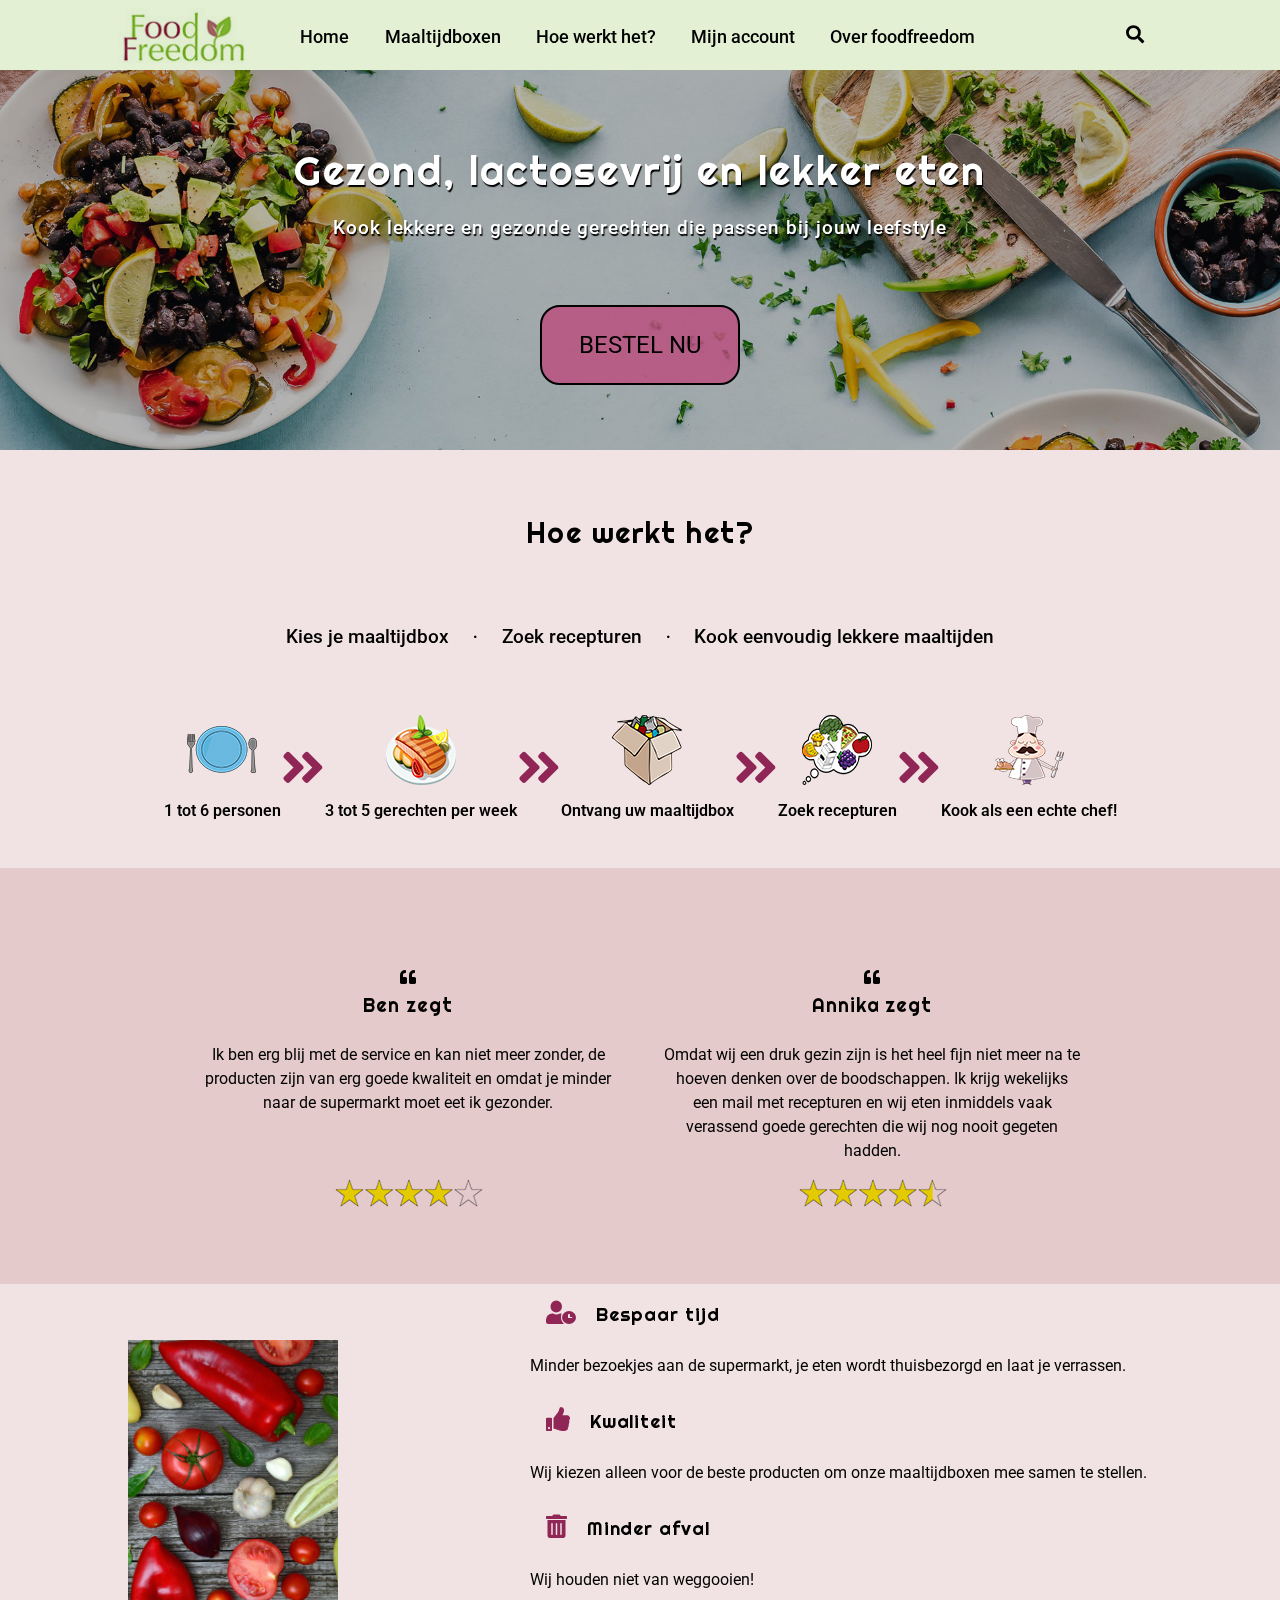
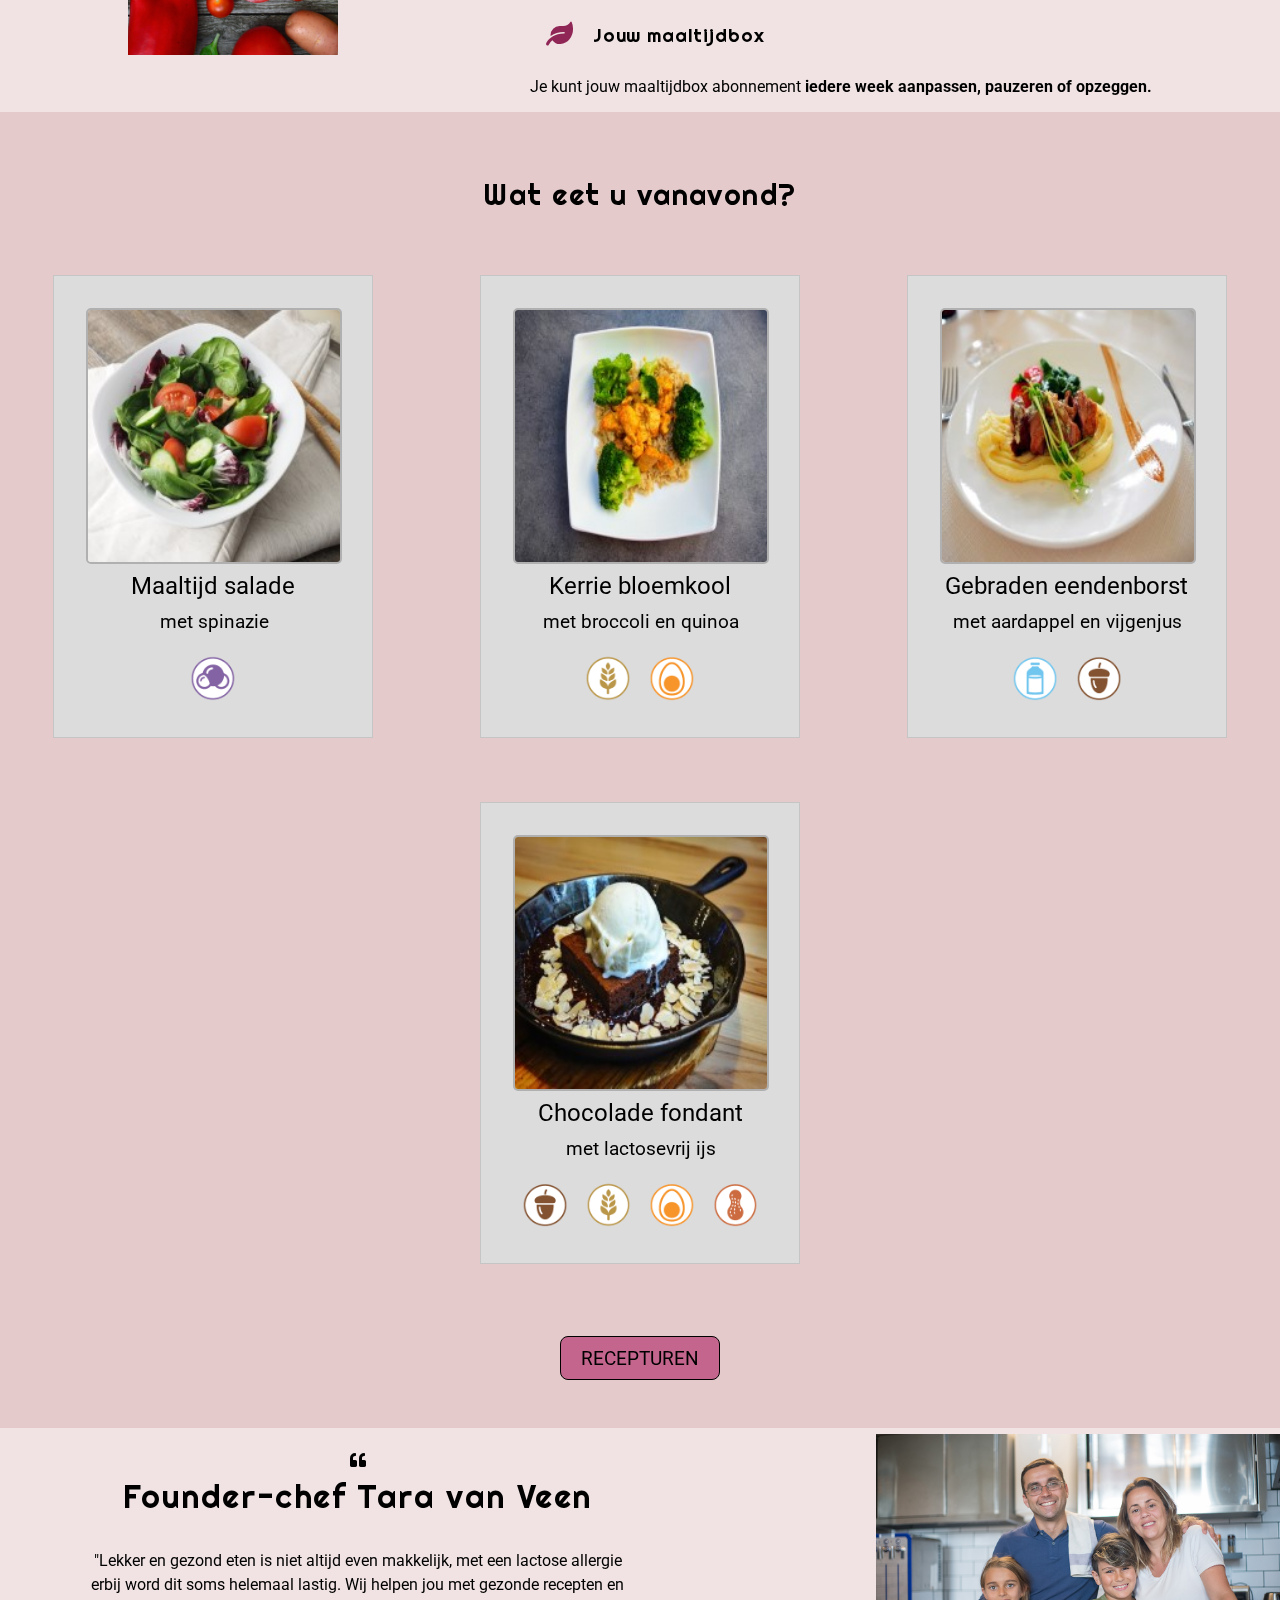
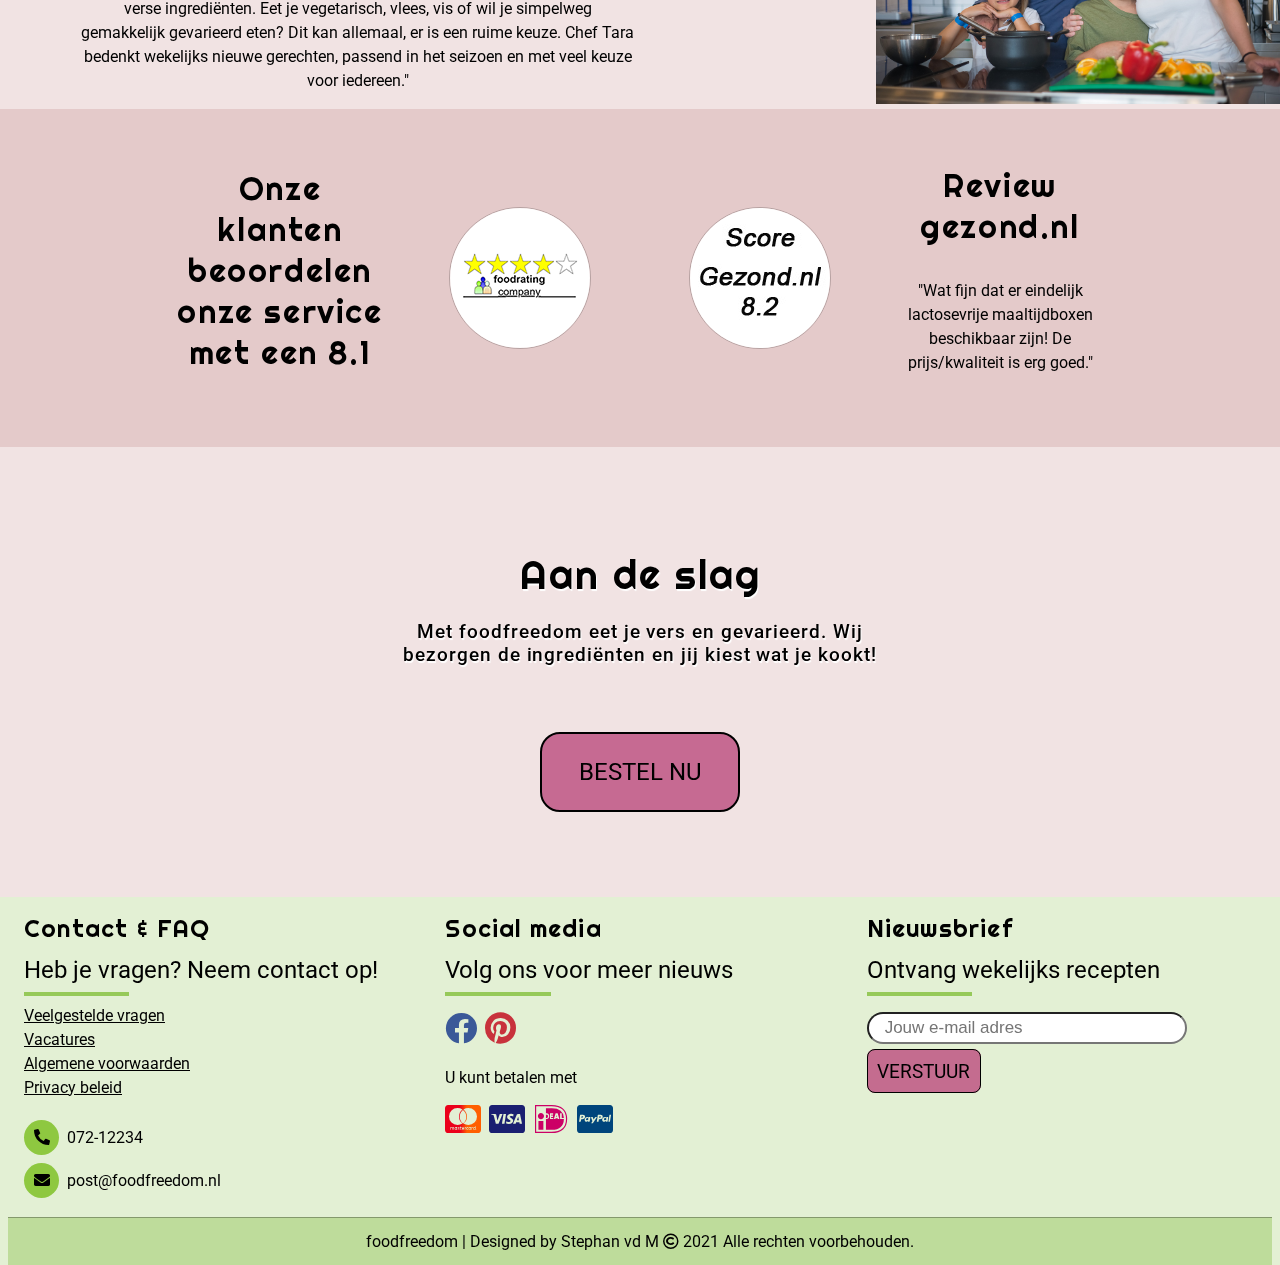
<file: index.html>
<!DOCTYPE html>
<html lang="nl">

<head>
  <meta charset="utf-8">
  <meta http-equiv="X-UA-Compatible" content="IE=edge">
  <meta name="viewport" content="width=device-width, initial-scale=1.0, user-scalable=1">
  <title>lactosevrije maaltijdboxen - foodfreedom</title>
  <link href="styles.css" rel="stylesheet" type="text/css">
  <!-- fonts -->
  <link rel="preconnect" href="https://fonts.googleapis.com">
  <link rel="preconnect" href="https://fonts.gstatic.com" crossorigin>
  <link rel="stylesheet"
    href="https://fonts.googleapis.com/css2?family=Righteous&family=Roboto:wght@300;400;500;900&display=swap">
  <!-- js -->
  <script src="main.js" defer></script>
  <!-- icons -->
  <link rel="stylesheet" href="https://use.fontawesome.com/releases/v5.15.3/css/all.css">

</head>


<body outlines="0">
  <header>
    <!-- nav -->
    <div class="wrapper-nav autohide">
      <nav>
        <input type="checkbox" id="show-search">
        <input type="checkbox" id="show-menu">
        <label for="show-menu" class="menu-icon"><i class="fas fa-bars"></i></label>
        <div class="nav-content">
          <div id="logo"><a href="javascript:void(0)"><img src="images/logo-foodfreedom-01.jpg"
                alt="lactosevrije maaltijdboxen foodfreedom logo"></a>
          </div>

          <ul class="links">
            <li><a href="/index.html">Home</a></li>
            <li>
              <a href="javascript:void(0)" class="desktop-link">Maaltijdboxen</a>
              <input type="checkbox" id="show-maaltijdboxen">
              <label for="show-maaltijdboxen">Maaltijdboxen</label>
              <ul>
                <li><a href="javascript:void(0)">Basis</a></li>
                <li><a href="javascript:void(0)">Extra</a></li>
                <li><a href="javascript:void(0)">Luxe</a></li>
              </ul>
            </li>

            <li>
              <a href="javascript:void(0)" class="desktop-link">Hoe werkt het?</a>
              <input type="checkbox" id="show-hoewerkthet">
              <label for="show-hoewerkthet">Hoe werkt het?</label>
              <ul>
                <li><a href="javascript:void(0)">Bestellen</a></li>
                <li><a href="javascript:void(0)">Bezorgen & afhalen</a></li>
                <li><a href="javascript:void(0)">Koken</a></li>
              </ul>
            </li>

            <li>
              <a href="javascript:void(0)" class="desktop-link">Mijn account</a>
              <input type="checkbox" id="show-account">
              <label for="show-account">Mijn account</label>
              <ul>
                <li><a href="javascript:void(0)">Registreren</a></li>
                <li><a href="javascript:void(0)">Mijn profiel</a></li>
                <li><a href="javascript:void(0)">Mijn bestellingen</a></li>
              </ul>
            </li>

            <li>
              <a href="javascript:void(0)" class="desktop-link">Over foodfreedom</a>
              <input type="checkbox" id="show-over">
              <label for="show-over">Over foodfreedom</label>
              <ul>
                <li><a href="javascript:void(0)">Over ons</a></li>
                <li><a href="over/recepten.html">Recepten</a></li>
                <li><a href="javascript:void(0)">Reviews</a></li>
              </ul>
            </li>

          </ul>
        </div>
        <label for="show-search" class="search-icon"><i class="fas fa-search"></i></label>
        <form action="javascript:void(0)" class="search-box">
          <input type="text" placeholder="Wat zoekt u?" required>
          <button type="submit" class="go-icon"><i class="fas fa-long-arrow-alt-right"></i></button>
        </form>
      </nav>
    </div>
    <!-- end nav -->
  </header>

  <!-- start content-->
  <section class="container-hero">
    <div class="ct-header">
      <h1>Gezond, lactosevrij en lekker eten</h1>
      <h4>Kook lekkere en gezonde gerechten die passen bij jouw leefstyle</h4>
    </div>

    <div class="ct-footer">
      <a href="javascript:void(0)" class="button action">BESTEL NU</a>
    </div>
  </section>

  <section class="container-info">
    <div class="ct-header">
      <h1>Hoe werkt het?</h1>
    </div>

    <div class="content">

      <div class="content-block text-list">
        <p>Kies je maaltijdbox</p>
        <h3>&middot;</h3>
        <p>Zoek recepturen</p>
        <h3>&middot;</h3>
        <p>Kook eenvoudig lekkere maaltijden</p>
      </div>

      <div class="content-block figures">
        <figure>
          <img src="images/food_icon_home_1.png" alt="Maaltijdboxen voor 1 tot 6 personen">
          <figcaption>1 tot 6 personen</figcaption>
        </figure>
        <figure>
          <i class="fas fa-angle-double-right"></i>
        </figure>
        <figure>
          <img src="images/food_icon_home_2.png" alt="3 tot 5 gerechten per week">
          <figcaption>3 tot 5 gerechten per week</figcaption>
        </figure>
        <figure>
          <i class="fas fa-angle-double-right"></i>
        </figure>
        <figure>
          <img src="images/food_icon_home_3.png" alt="Lactosevrije maaltijdboxen">
          <figcaption>Ontvang uw maaltijdbox</figcaption>
        </figure>
        <figure>
          <i class="fas fa-angle-double-right"></i>
        </figure>
        <figure class="fig-hide">
          <img src="images/food_icon_home_4.png" alt="Lactosevrije recepturen">
          <figcaption>Zoek recepturen</figcaption>
        </figure>
        <figure class="fig-hide">
          <i class="fas fa-angle-double-right"></i>
        </figure>
        <figure>
          <img src="images/food_icon_home_5.png" alt="Kook lekkere gerechten voor familie en vrienden">
          <figcaption>Kook als een echte chef!</figcaption>
        </figure>
      </div>

    </div>
  </section>

  <section class="container-klanten">
    <div class="content">

      <div class="content-block flex-column">
        <i class="fas fa-quote-left"></i>
        <h2 class="row-head">Ben zegt</h2>
        <p class="row-text">Ik ben erg blij met de service en kan niet meer zonder, de producten
          zijn van erg goede kwaliteit en omdat je minder naar de supermarkt moet eet ik gezonder.<br><br><br></p>
        <img class="row-img" src="images/4_star.png" alt="foodfreedom review 4 sterren">
      </div>

      <div class="content-block flex-column">
        <i class="fas fa-quote-left"></i>
        <h2 class="row-head">Annika zegt</h2>
        <p class="row-text">Omdat wij een druk gezin zijn is het heel fijn niet meer na te hoeven
          denken over de boodschappen. Ik krijg wekelijks een mail met recepturen en wij eten
          inmiddels vaak verassend goede gerechten die wij nog nooit gegeten hadden.</p>
        <img class="row-img" src="images/4.5_star.png" alt="foodfreedom review 4.5 sterren review">
      </div>

    </div>
  </section>

  <section class="container-list">
    <div class="content">

      <img class="content-img" src="images/img-list.jpg" alt="Maaltijdboxen met verse producten">

      <ul class="content-block list flex-column">
        <li>
          <i class="fas fa-user-clock"></i>
          <h3>Bespaar tijd</h3>
          <p>Minder bezoekjes aan de supermarkt, je eten wordt
            thuisbezorgd en laat je verrassen.</p>
        </li>
        <li>
          <i class="fas fa-thumbs-up"></i>
          <h3>Kwaliteit</h3>
          <p>Wij kiezen alleen voor de beste producten om onze
            maaltijdboxen mee samen te stellen.</p>
        </li>
        <li>
          <i class="fas fa-trash-alt"></i>
          <h3>Minder afval</h3>
          <p>Wij houden niet van weggooien!</p>
        </li>
        <li>
          <i class="fas fa-leaf"></i>
          <h3>Jouw maaltijdbox</h3>
          <p>Je kunt jouw maaltijdbox abonnement<strong>
              iedere week aanpassen, pauzeren of opzeggen.</strong></p>
        </li>
      </ul>

    </div>
  </section>

  <section class="container-recepten">
    <div class="ct-header">
      <h1>Wat eet u vanavond?</h1>
    </div>

    <div class="content">

      <div class="content-block">
        <div class="grid-item">
          <a href="javascript:void(0)"><img class="row-img" src="images/recepten_3.jpg"
              alt="Lactosevrije maaltijd salade"></a>
          <div class="row-head">Maaltijd salade</div>
          <div class="row-text">met spinazie</div>
          <div class="allergenen-img">
            <span class="tooltip" data-tooltip="Bevat zwaveldioxide">
              <img src="images/allergenen/zwavel.png" alt="bevat zwaveldioxide"></span>
          </div>
        </div>
      </div>





      <div class="content-block">
        <div class="grid-item">
          <a href="javascript:void(0)"><img class="row-img" src="images/recepten_2.jpg"
              alt="Lactosevrije kerrie bloemkool met quinoa"></a>
          <div class="row-head">Kerrie bloemkool</div>
          <div class="row-text">met broccoli en quinoa</div>
          <div class="allergenen-img">
            <span class="tooltip" data-tooltip="Bevat gluten">
              <img src="images/allergenen/gluten.png" alt="Bevat gluten">
            </span>
            <span class="tooltip" data-tooltip="Bevat ei">
              <img src="images/allergenen/ei.png" alt="Bevat ei">
            </span>
          </div>
        </div>
      </div>

      <div class="content-block">
        <div class="grid-item">
          <a href="javascript:void(0)"><img class="row-img" src="images/recepten_6.jpg"
              alt="Lactosevrije aardappel puree met eend"></a>
          <div class="row-head">Gebraden eendenborst</div>
          <div class="row-text">met aardappel en vijgenjus</div>
          <div class="allergenen-img">
            <span class="tooltip" data-tooltip="Bevat kleine hoeveelheid sporen van melk">
              <img src="images/allergenen/melk.png" alt="Bevat kleine hoeveelheid sporen van melk">
            </span>
            <span class="tooltip" data-tooltip="Bevat sporen van noten">
              <img src="images/allergenen/noten.png" alt="Bevat sporen van noten">
            </span>
          </div>
        </div>
      </div>

      <div class="content-block">
        <div class="grid-item">
          <a href="over/recepten/chocolade-fondant.html"><img class="row-img" src="images/recepten_1.jpg"
              alt="Lactosevrije brownie"></a>
          <div class="row-head">Chocolade fondant</div>
          <div class="row-text">met lactosevrij ijs</div>
          <div class="allergenen-img">
            <span class="tooltip" data-tooltip="Bevat sporen van noten">
              <img src="images/allergenen/noten.png" alt="Bevat sporen van noten">
            </span>
            <span class="tooltip" data-tooltip="Bevat gluten">
              <img src="images/allergenen/gluten.png" alt="Bevat gluten">
            </span>
            <span class="tooltip" data-tooltip="Bevat ei">
              <img src="images/allergenen/ei.png" alt="Bevat ei">
            </span>
            <span class="tooltip" data-tooltip="Bevat sporen van pinda">
              <img src="images/allergenen/pindas.png" alt="Bevat sporen van pinda">
            </span>
          </div>
        </div>
      </div>

    </div>

    <div class="ct-footer">
      <a href="./over/recepten.html" class="btn-sm action">RECEPTUREN</a>
    </div>
  </section>

  <section class="container-founder">
    <div class="content">

      <div class="content-block">
        <i class="fas fa-quote-left"></i>
        <h1 class="row-head">Founder-chef Tara van Veen</h1>
        <p class="row-text">"Lekker en gezond eten is niet altijd even makkelijk, met een lactose allergie
          erbij
          word dit soms
          helemaal lastig. Wij helpen jou met gezonde recepten en verse ingrediënten. Eet je vegetarisch,
          vlees,
          vis of wil je simpelweg gemakkelijk gevarieerd eten? Dit kan allemaal, er is een ruime keuze.
          Chef
          Tara bedenkt wekelijks nieuwe gerechten, passend in het seizoen en met veel keuze voor
          iedereen."
        </p>
      </div>

      <img class="content-img" src="images/foto-gezin.jpg" alt="foodfreedom eigenaar">

    </div>
  </section>

  <section class="container-review">
    <div class="content">

      <div class="content-block">
        <h1 class="row-head">Onze klanten beoordelen onze service met een 8.1</h1>
      </div>

      <div class="content-block">
        <img class="row-img action" shaded="anim" src="images/fake_rating.png" alt="foodfreedom review fake-rating">
      </div>

      <div class="content-block">
        <img class="row-img action" shaded="anim" src="images/gezond-nl.jpg" alt="Foodfreedom gezond.nl review 8.2">
      </div>

      <div class="content-block">
        <h1 class="row-head">Review gezond.nl</h1>
        <p class="row-text">"Wat fijn dat er eindelijk lactosevrije maaltijdboxen beschikbaar zijn! De prijs/kwaliteit
          is erg
          goed."</p>
      </div>
    </div>
  </section>

  <section class="container-bestel">
    <div class="ct-header">
      <h1>Aan de slag</h1>
      <h4>Met foodfreedom eet je vers en gevarieerd. Wij bezorgen de ingrediënten en jij kiest wat je
        kookt!
      </h4>
    </div>

    <div class="ct-footer">
      <a href="javascript:void(0)" class="button action">BESTEL NU</a>
    </div>
  </section>


  <!-- end content -->
  <footer>
    <div class="container-footer">
      <div class="content footer flex-row flex-nowrap">

        <div class="content-block left">
          <div class="ct-header">
            <h3>Contact &amp; FAQ</h3>
            <p>Heb je vragen? Neem contact op!</p>
          </div>
          <ul class="list">
            <li><a href="javascript:void(0)">Veelgestelde vragen</a></li>
            <li><a href="javascript:void(0)">Vacatures</a></li>
            <li><a href="javascript:void(0)">Algemene voorwaarden</a></li>
            <li><a href="javascript:void(0)">Privacy beleid</a></li>
          </ul>
          <div class="content-block flex-column">

            <span class="contact-us"><i class="action fas fa-phone-alt"></i><a href="tel:07212234">072-12234</a></span>

            <span class="contact-us"><i class="action fas fa-envelope"></i><a
                href="mailto:post@foodfreedom.nl?subject=Ik heb een vraag">post@foodfreedom.nl</a></span>

          </div>
        </div>

        <div class="content-block center">
          <div class="ct-header">
            <h3>Social media</h3>
            <p>Volg ons voor meer nieuws</p>
          </div>
          <div class="content-block">
            <span class="social"><i class="action fab fa-facebook"></i><a href="javascript:void(0)"></a></span>
            <span class="social"><i class="action fab fa-pinterest"></i><a href="javascript:void(0)"></a></span>
          </div>
          <div class="content-block flex-column">
            <p class="payment">U kunt betalen met</p>
            <span class="payment-icons">
              <i class="fab fa-cc-mastercard"></i>
              <i class="fab fa-cc-visa"></i>
              <i class="fab fa-ideal"></i>
              <i class="fab fa-cc-paypal"></i></span>
          </div>
        </div>

        <div class="content-block right">
          <div class="ct-header">
            <h3>Nieuwsbrief</h3>
            <p>Ontvang wekelijks recepten</p>
          </div>
          <div class="content-block email">
            <div class="email-input"><input type="email" placeholder="Jouw e-mail adres" required></div>

            <div class="verstuur">
              <a href="javascript:void(0)" class="btn-sm action">VERSTUUR</a>
            </div>
          </div>
        </div>
      </div>

      <div class="content copyright">
        <div class="ct-footer credits">
          <p>foodfreedom | Designed by Stephan vd M <i class="far fa-copyright"></i> 2021 Alle rechten voorbehouden.</p>
        </div>
      </div>
    </div>
  </footer>

</body>

</html>
</file>
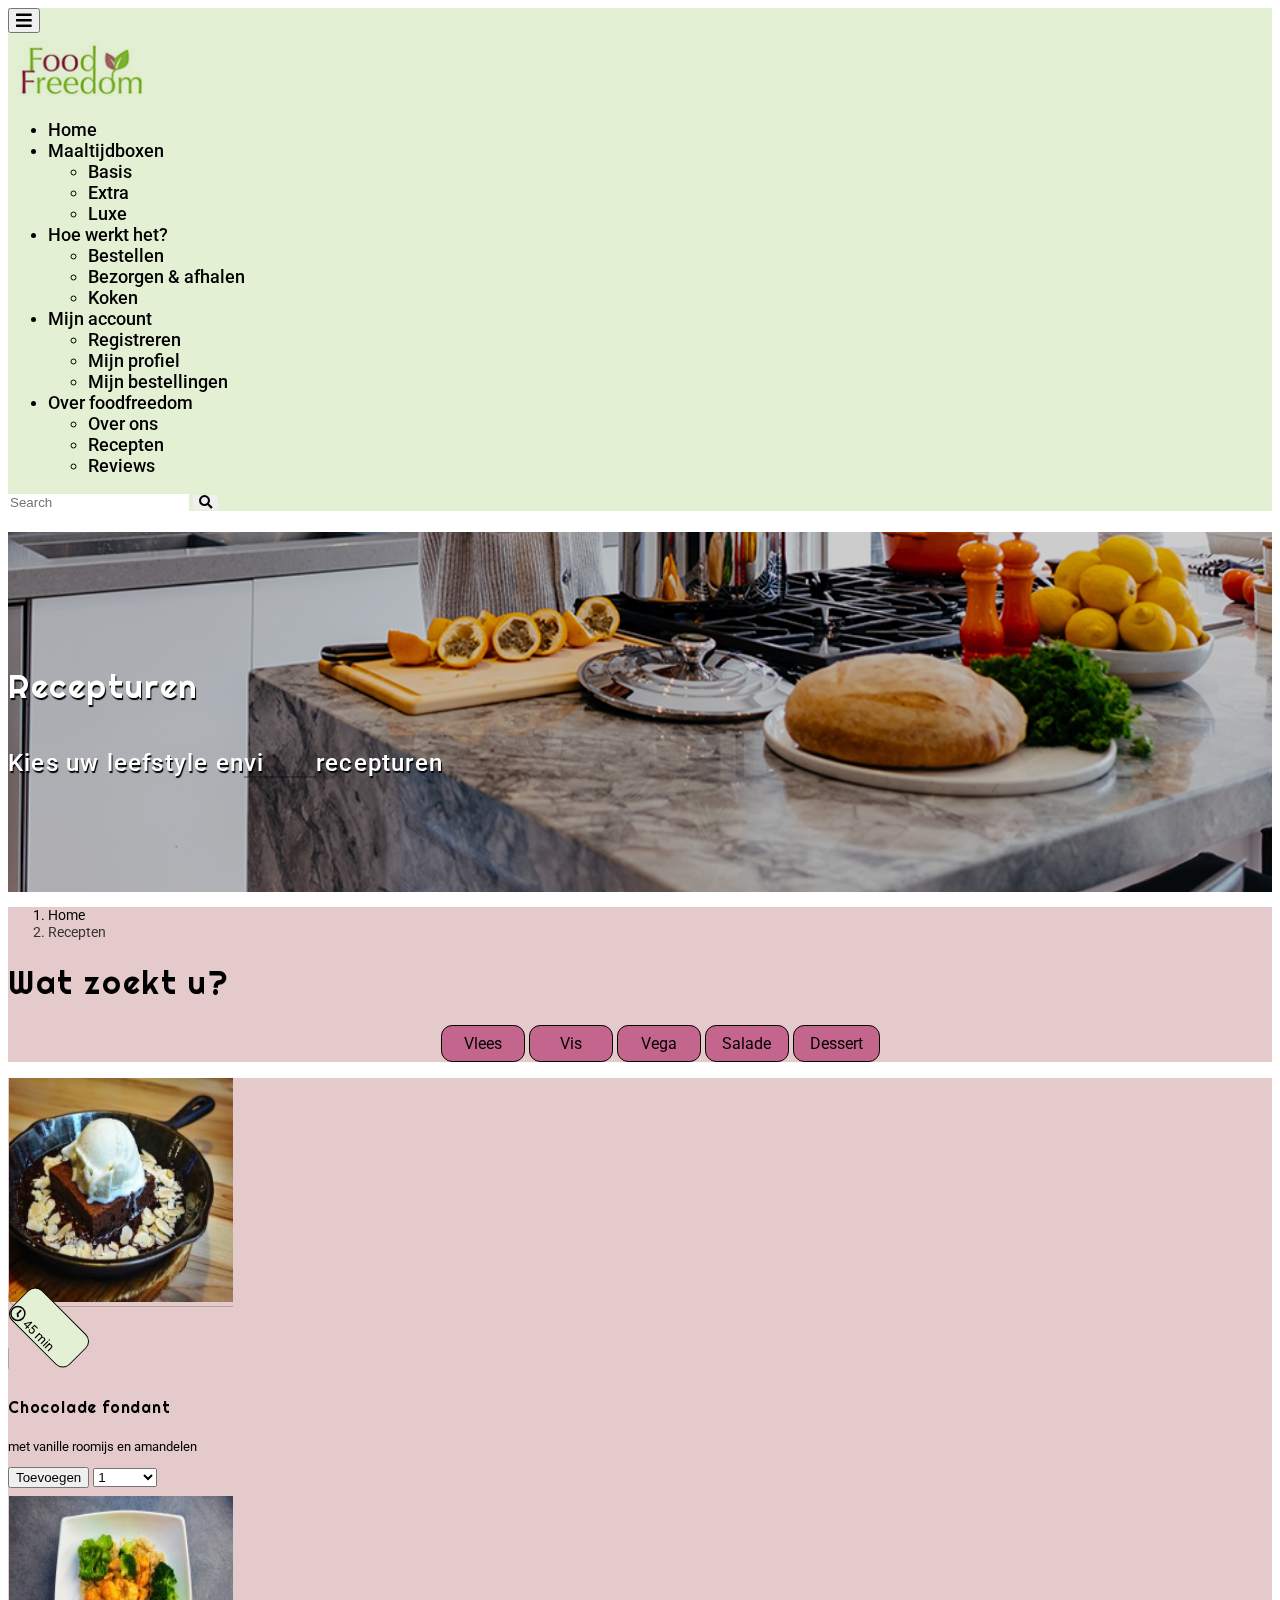
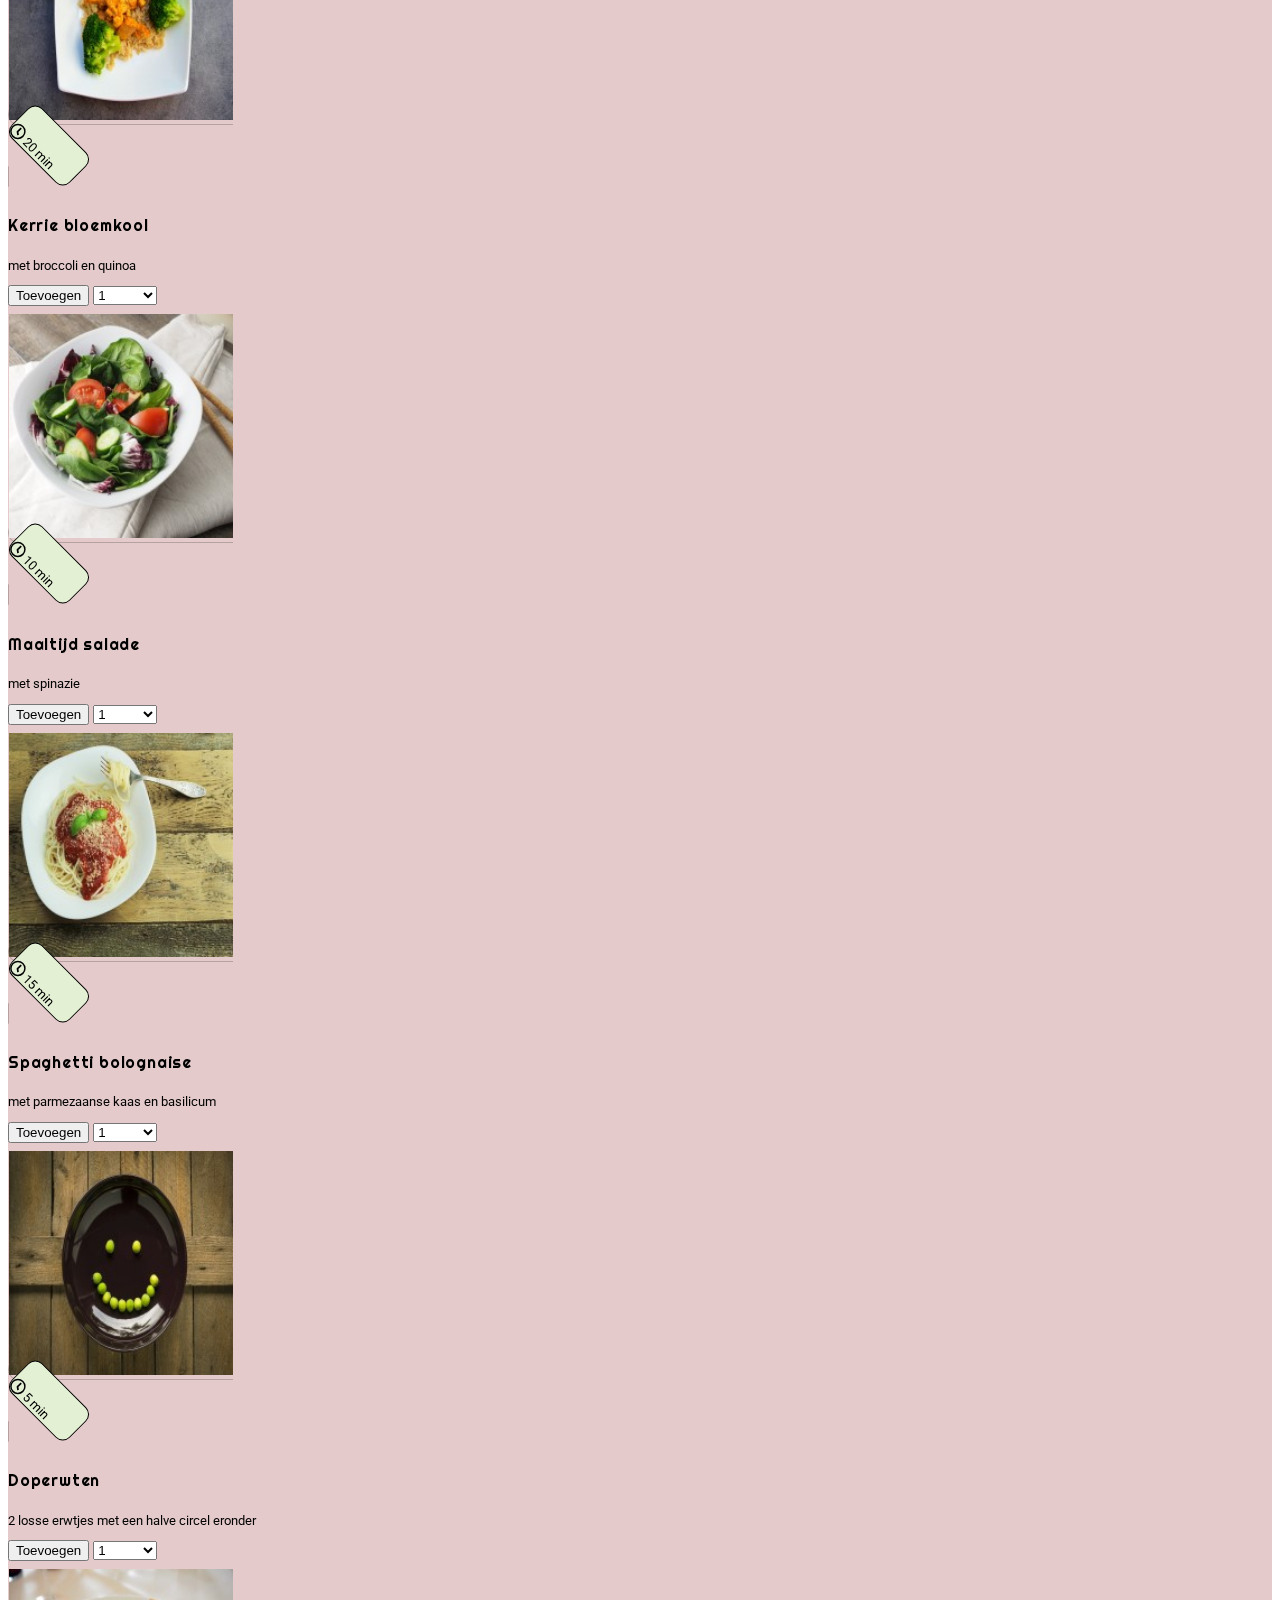
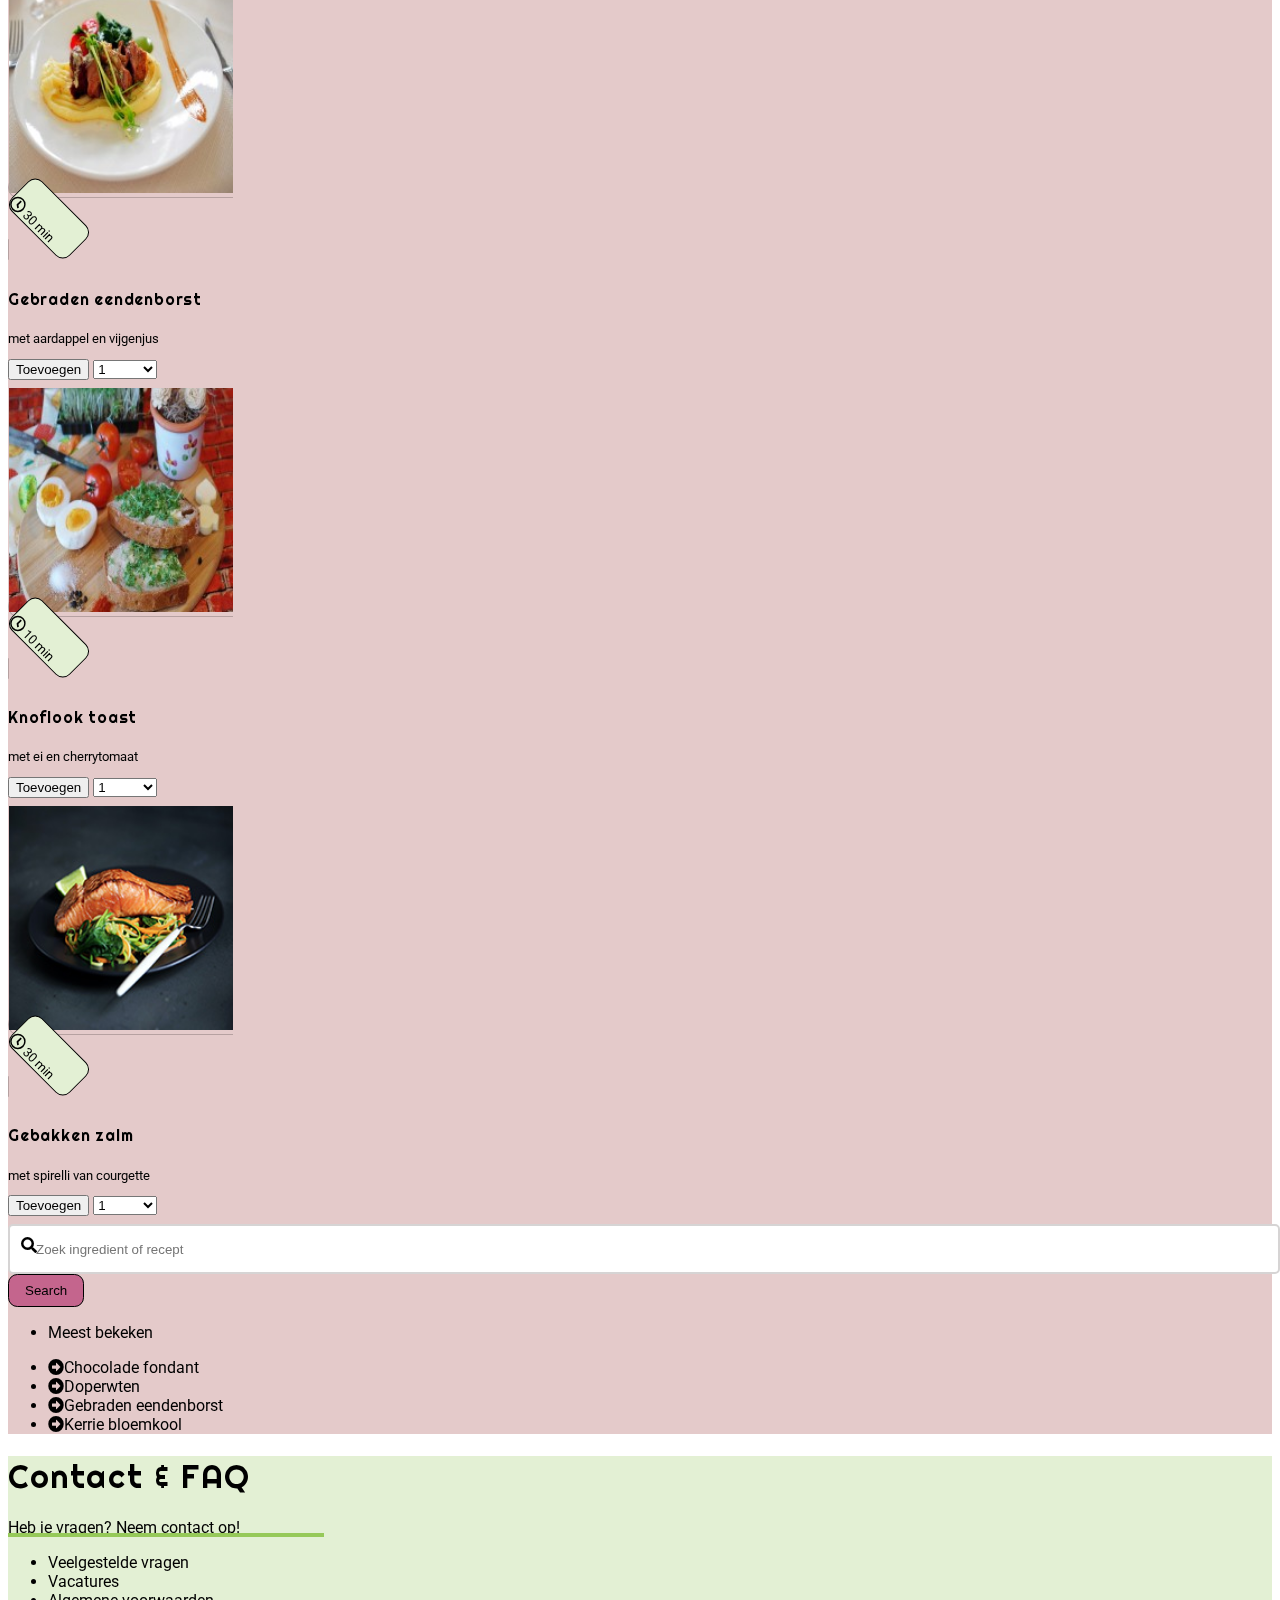
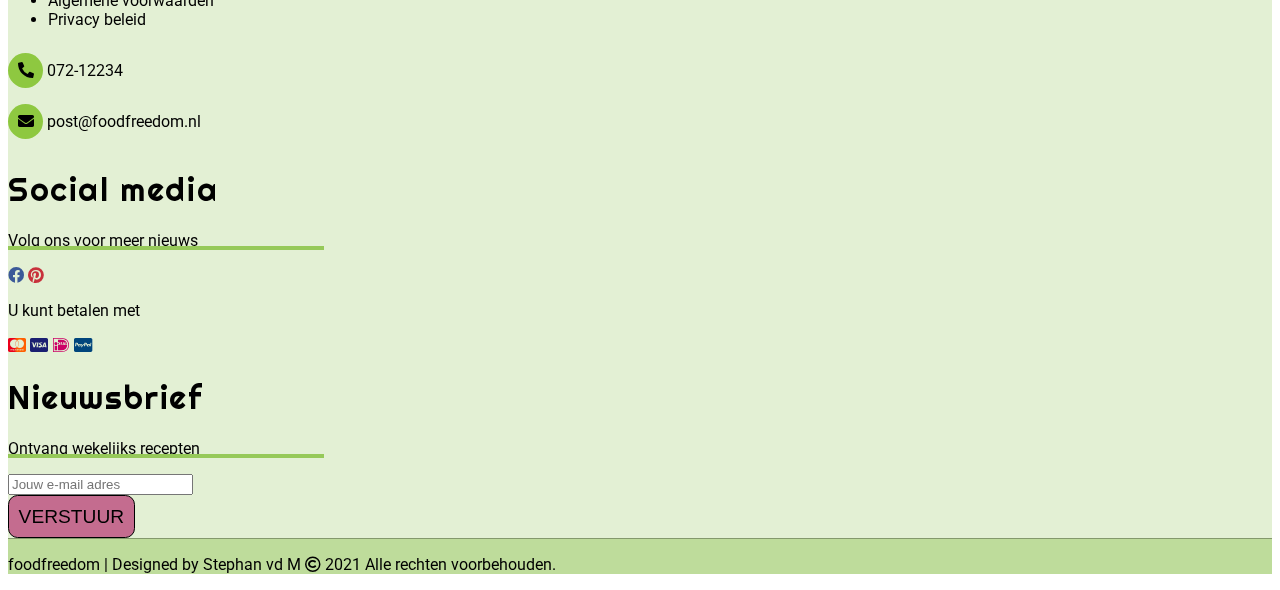
<file: over/recepten.html>
<!DOCTYPE html>
<html lang="nl">

<head>
  <meta charset="utf-8">
  <meta http-equiv="X-UA-Compatible" content="IE=edge">
  <meta name="viewport" content="width=device-width, initial-scale=1.0, user-scalable=1">

  <title>foodfreedom - lactosevrije maaltijdboxen</title>
  <!-- bootstrap dropdown menu hover fix -->
  <script src="https://ajax.googleapis.com/ajax/libs/jquery/3.6.0/jquery.min.js" defer></script>
  <!-- bootstrap -->
  <link href="https://cdn.jsdelivr.net/npm/bootstrap@5.1.0/dist/css/bootstrap.min.css" rel="stylesheet"
    integrity="sha384-KyZXEAg3QhqLMpG8r+8fhAXLRk2vvoC2f3B09zVXn8CA5QIVfZOJ3BCsw2P0p/We" crossorigin="anonymous">
  <script src="https://cdn.jsdelivr.net/npm/bootstrap@5.1.0/dist/js/bootstrap.bundle.min.js"
    integrity="sha384-U1DAWAznBHeqEIlVSCgzq+c9gqGAJn5c/t99JyeKa9xxaYpSvHU5awsuZVVFIhvj"
    crossorigin="anonymous"></script>

  <link rel="stylesheet" href="recepten.css">
  <!-- fonts -->
  <link rel="preconnect" href="https://fonts.googleapis.com">
  <link rel="preconnect" href="https://fonts.gstatic.com" crossorigin>
  <link rel="stylesheet"
    href="https://fonts.googleapis.com/css2?family=Righteous&family=Roboto:wght@300;400;500;900&display=swap">

  <!-- icons -->
  <link rel="stylesheet" href="https://use.fontawesome.com/releases/v5.15.3/css/all.css">
  <!-- js -->
  <script src="recepten.js" defer></script>

</head>



<body outlines="0">
  <header>
    <!-- nav -->
    <nav class="autohide navbar navbar-expand-lg fixed-top my-0 py-0 me-auto" id="navbar"
      style="background-color: #E3F0D4;">
      <div class="container-fluid">
        <button class="navbar-toggler" type="button" data-bs-toggle="collapse" data-bs-target="#navbarSupportedContent"
          aria-controls="navbarSupportedContent" aria-expanded="false" aria-label="Toggle navigation">
          <span class="fas fa-bars"></span></button>

        <a class="navbar-brand my-0 py-0 ms-xl-5 ps-xl-5 mx-auto" href="../index.html"><img class="mx-auto"
            src="../images/logo-foodfreedom-01.jpg" alt=""></a>




        <div class="collapse navbar-collapse ps-5" id="navbarSupportedContent">
          <ul class="navbar-nav me-auto mb-2 mt-3">
            <li class="nav-item ms-xxl-5 ps-xxl-5">
              <a class="nav-link me-xxl-4" href="../index.html">Home</a>
            </li>

            <li class="nav-item dropdown">
              <a class="nav-link me-xxl-3" href="#" id="navbarDropdown" role="button" data-bs-toggle="dropdown"
                aria-expanded="false">
                Maaltijdboxen
              </a>
              <ul class="dropdown-menu" style="background-color: #E3F0D4;" aria-labelledby="navbarDropdown">
                <li><a class="dropdown-item py-2" href="javascript:void(0)">Basis</a></li>
                <li><a class="dropdown-item py-2" href="javascript:void(0)">Extra</a></li>
                <li><a class="dropdown-item py-2" href="javascript:void(0)">Luxe</a></li>
              </ul>
            </li>

            <li class="nav-item dropdown">
              <a class="nav-link me-xxl-3" href="#" id="navbarDropdown" role="button" data-bs-toggle="dropdown"
                aria-expanded="false">
                Hoe werkt het?
              </a>
              <ul class="dropdown-menu" style="background-color: #E3F0D4;" aria-labelledby="navbarDropdown">
                <li><a class="dropdown-item py-2" href="javascript:void(0)">Bestellen</a></li>
                <li><a class="dropdown-item py-2" href="javascript:void(0)">Bezorgen & afhalen</a></li>
                <li><a class="dropdown-item py-2" href="javascript:void(0)">Koken</a></li>
              </ul>
            </li>

            <li class="nav-item dropdown">
              <a class="nav-link me-xxl-3" href="#" id="navbarDropdown" role="button" data-bs-toggle="dropdown"
                aria-expanded="false">
                Mijn account
              </a>
              <ul class="dropdown-menu" style="background-color: #E3F0D4;" aria-labelledby="navbarDropdown">
                <li><a class="dropdown-item py-2" href="javascript:void(0)">Registreren</a></li>
                <li><a class="dropdown-item py-2" href="javascript:void(0)">Mijn profiel</a></li>
                <li><a class="dropdown-item py-2" href="javascript:void(0)">Mijn bestellingen</a></li>
              </ul>
            </li>

            <li class="nav-item dropdown">
              <a class="nav-link " href="#" id="navbarDropdown" role="button" data-bs-toggle="dropdown"
                aria-expanded="false">
                Over foodfreedom
              </a>
              <ul class="dropdown-menu" style="background-color: #E3F0D4;" aria-labelledby="navbarDropdown">
                <li><a class="dropdown-item py-2" href="javascript:void(0)">Over ons</a></li>
                <li><a class="dropdown-item py-2" href="recepten.html">Recepten</a></li>
                <li><a class="dropdown-item py-2" href="javascript:void(0)">Reviews</a></li>
              </ul>
            </li>
          </ul>

          <form class="d-flex search-box">
            <input class="form-control-sm mt-3 me-0" type="search" placeholder="Search" aria-label="Search">
            <button class="btn fas fa-search mt-3 pe-5" type="submit"></button>
          </form>
        </div>
      </div>
    </nav>
    <!-- end nav -->
  </header>
  <input class="filter-radio" type="checkbox" id="Vlees" name="categories" value="Vlees">
  <input class="filter-radio" type="checkbox" id="Vis" name="categories" value="Vis">
  <input class="filter-radio" type="checkbox" id="Vega" name="categories" value="Vega">
  <input class="filter-radio" type="checkbox" id="Salade" name="categories" value="Salade">
  <input class="filter-radio" type="checkbox" id="Dessert" name="categories" value="Dessert">

  <!-- start content-->
  <section class="container-hero">
    <div class="container-fluid">
      <h1 class="text-center" style="color: #fff; padding-top: 8.375rem;">Recepturen</h1>
      <div class="text-effect text-center justify-content-center" style="display: flex;">
        <h2 class="fs-5" style="color: #fff; text-shadow: 1px 2px 1px black;">Kies uw leefstyle en</h2>
        <h2 class="typewriter fs-5" style="color: #fff; text-shadow: 1px 2px 1px black;"></h2>
        <h2 class="fs-5" style="color: #fff; text-shadow: 1px 2px 1px black;"> recepturen</h2>
      </div>
    </div>
  </section>

  <section class="container-fluid container-filter pt-3" style="background: hsla(0, 32.5%, 84.3%, 1);">

    <ol class="breadcrumb" style="font-size: 0.9rem;">
      <li class="breadcrumb-item"><a href="../index.html">Home</a></li>
      <li class="breadcrumb-item breadcrumb-active aria-current="page">Recepten</li>
    </ol>

    <h1 class="text-center py-5 fs-3">Wat zoekt u?</h1>
    <ol class="filters mb-0 justify-content-center">
      <li class="px-2 py-2">
        <label for="Vlees" class="action"><i class="far fa-check-circle"></i>Vlees</label>
      </li>
      <li class="px-2 py-2">
        <label for="Vis" class="action"><i class="far fa-check-circle"></i>Vis</label>
      </li>
      <li class="px-2 py-2">
        <label for="Vega" class="action"><i class="far fa-check-circle"></i>Vega</label>
      </li>
      <li class="px-2 py-2">
        <label for="Salade" class="action"><i class="far fa-check-circle"></i>Salade</label>
      </li>
      <li class="px-2 py-2">
        <label for="Dessert" class="action"><i class="far fa-check-circle"></i>Dessert</label>
      </li>
    </ol>
  </section>

  <section class="container-fluid d-flex container-recepten mx-0 pt-5">

    <div class="container col-xxl-7 mx-0 ps-5">

      <div class="row row-cols-xxl-3 pb-4 justify-content-around mx-auto">

        <div class="card text-center recept shadow-sm mb-4 me-3" style="max-width: 15.7rem;" data-category="Dessert">
          <a href="./recepten/chocolade-fondant.html" class="position-relative overflow-hidden mx-auto mt-2">
            <img src="../images/recepten_1.jpg" class="card-img-top mx-auto position-relative"
              alt="Lactosevrije brownie met amandel en lactosevrij vanille ijs">
            <div class="cook-time position-absolute"><i class="far fa-clock"></i>45 min
            </div>
          </a>
          <div class="card-body">
            <h4 class="card-title">Chocolade fondant</h4>
            <p class="card-text text-muted">met vanille roomijs en amandelen</p>
            <div class="card-buttons d-flex justify-content-center">
              <button class="btn border-secondary">Toevoegen</button>
              <select class="form-select form-select-sm" style="width: 4rem;">
                <option selected aria-label="Disabled select example" disabled>Kies aantal personen..</option>
                <option value="1" selected>1</option>
                <option value="2">2</option>
                <option value="3">3</option>
                <option value="4">4</option>
                <option value="5">5</option>
                <option value="6">6</option>
                <option value="7">7</option>
                <option value="8">8</option>
              </select>
            </div>
          </div>
        </div>

        <div class="card text-center recept shadow-sm mb-4 me-3" style="max-width: 15.7rem;" data-category="Vega">
          <a href="javascript:void(0)" class="position-relative overflow-hidden mx-auto mt-2">
            <img src="../images/recepten_2.jpg" class="card-img-top mx-auto position-relative"
              alt="Lactosevrije kerrie bloemkool">
            <div class="cook-time position-absolute"><i class="far fa-clock"></i>20 min</div>
          </a>
          <div class="card-body">
            <h4 class="card-title">Kerrie bloemkool</h4>
            <p class="card-text text-muted">met broccoli en quinoa</p>
            <div class="card-buttons d-flex justify-content-center">
              <button class="btn border-secondary">Toevoegen</button>
              <select class="form-select form-select-sm" style="width: 4rem;">
                <option selected aria-label="Disabled select example" disabled>Kies aantal personen..</option>
                <option value="1" selected>1</option>
                <option value="2">2</option>
                <option value="3">3</option>
                <option value="4">4</option>
                <option value="5">5</option>
                <option value="6">6</option>
                <option value="7">7</option>
                <option value="8">8</option>
              </select>
            </div>
          </div>
        </div>

        <div class="card text-center recept shadow-sm mb-4 me-3" style="max-width: 15.7rem;"
          data-category="Salade Vega">
          <a href="javascript:void(0)" class="position-relative overflow-hidden mx-auto mt-2"><img
              src="../images/recepten_3.jpg" class="card-img-top mx-auto position-relative"
              alt="Lactosevrije maaltijdsalade met tomaat">
            <div class="cook-time position-absolute"><i class="far fa-clock"></i>10 min</div>
          </a>
          <div class="card-body">
            <h4 class="card-title">Maaltijd salade</h4>
            <p class="card-text text-muted">met spinazie</p>
            <div class="card-buttons d-flex justify-content-center">
              <button class="btn border-secondary">Toevoegen</button>
              <select class="form-select form-select-sm" style="width: 4rem;">
                <option selected aria-label="Disabled select example" disabled>Kies aantal personen..</option>
                <option value="1" selected>1</option>
                <option value="2">2</option>
                <option value="3">3</option>
                <option value="4">4</option>
                <option value="5">5</option>
                <option value="6">6</option>
                <option value="7">7</option>
                <option value="8">8</option>
              </select>
            </div>
          </div>
        </div>

        <div class="card text-center recept shadow-sm mb-4 me-3" style="max-width: 15.7rem;" data-category="Vlees Vega">
          <a href="javascript:void(0)" class="position-relative overflow-hidden mx-auto mt-2"><img
              src="../images/recepten_4.jpg" class="card-img-top mx-auto position-relative"
              alt="Lactosevrije spaghetti bolognaise">
            <div class="cook-time position-absolute"><i class="far fa-clock"></i>15 min</div>
          </a>
          <div class="card-body">
            <h4 class="card-title">Spaghetti bolognaise</h4>
            <p class="card-text text-muted">met parmezaanse kaas en basilicum</p>
            <div class="card-buttons d-flex justify-content-center">
              <button class="btn border-secondary">Toevoegen</button>
              <select class="form-select form-select-sm" style="width: 4rem;">
                <option selected aria-label="Disabled select example" disabled>Kies aantal personen..</option>
                <option value="1" selected>1</option>
                <option value="2">2</option>
                <option value="3">3</option>
                <option value="4">4</option>
                <option value="5">5</option>
                <option value="6">6</option>
                <option value="7">7</option>
                <option value="8">8</option>
              </select>
            </div>
          </div>
        </div>

        <div class="card text-center recept shadow-sm mb-4 me-3" style="max-width: 15.7rem;" data-category="Vega">
          <a href="javascript:void(0)" class="position-relative overflow-hidden mx-auto mt-2"><img
              src="../images/recepten_5.jpg" class="card-img-top mx-auto position-relative"
              alt="Lactosevrije doperwten">
            <div class="cook-time position-absolute"><i class="far fa-clock"></i>5 min</div>
          </a>
          <div class="card-body">
            <h4 class="card-title">Doperwten</h4>
            <p class="card-text text-muted">2 losse erwtjes met een halve circel eronder</p>
            <div class="card-buttons d-flex justify-content-center">
              <button class="btn border-secondary">Toevoegen</button>
              <select class="form-select form-select-sm" style="width: 4rem;">
                <option selected aria-label="Disabled select example" disabled>Kies aantal personen..</option>
                <option value="1" selected>1</option>
                <option value="2">2</option>
                <option value="3">3</option>
                <option value="4">4</option>
                <option value="5">5</option>
                <option value="6">6</option>
                <option value="7">7</option>
                <option value="8">8</option>
              </select>
            </div>
          </div>
        </div>

        <div class="card text-center recept shadow-sm mb-4 me-3" style="max-width: 15.7rem;" data-category="Vlees">
          <a href="javascript:void(0)" class="position-relative overflow-hidden mx-auto mt-2"><img
              src="../images/recepten_6.jpg" class="card-img-top mx-auto position-relative" alt="Gebraden eendenborst">
            <div class="cook-time position-absolute"><i class="far fa-clock"></i>30 min</div>
          </a>
          <div class="card-body">
            <h4 class="card-title">Gebraden eendenborst</h4>
            <p class="card-text text-muted">met aardappel en vijgenjus</p>
            <div class="card-buttons d-flex justify-content-center">
              <button class="btn border-secondary">Toevoegen</button>
              <select class="form-select form-select-sm" style="width: 4rem;">
                <option selected aria-label="Disabled select example" disabled>Kies aantal personen..</option>
                <option value="1" selected>1</option>
                <option value="2">2</option>
                <option value="3">3</option>
                <option value="4">4</option>
                <option value="5">5</option>
                <option value="6">6</option>
                <option value="7">7</option>
                <option value="8">8</option>
              </select>
            </div>
          </div>
        </div>

        <div class="card text-center recept shadow-sm mb-4 me-3" style="max-width: 15.7rem;" data-category="Vega">
          <a href="javascript:void(0)" class="position-relative overflow-hidden mx-auto mt-2"><img
              src="../images/recepten_7.jpg" class="card-img-top mx-auto position-relative"
              alt="Lactosevrije lava cake met amandel en lactosevrij vanille ijs">
            <div class="cook-time position-absolute"><i class="far fa-clock"></i>10 min</div>
          </a>
          <div class="card-body">
            <h4 class="card-title">Knoflook toast</h4>
            <p class="card-text text-muted">met ei en cherrytomaat</p>
            <div class="card-buttons d-flex justify-content-center">
              <button class="btn border-secondary">Toevoegen</button>
              <select class="form-select form-select-sm" style="width: 4rem;">
                <option selected aria-label="Disabled select example" disabled>Kies aantal personen..</option>
                <option value="1" selected>1</option>
                <option value="2">2</option>
                <option value="3">3</option>
                <option value="4">4</option>
                <option value="5">5</option>
                <option value="6">6</option>
                <option value="7">7</option>
                <option value="8">8</option>
              </select>
            </div>
          </div>
        </div>

        <div class="card text-center recept shadow-sm mb-4 me-3" style="max-width: 15.7rem;" data-category="Vis">
          <a href="javascript:void(0)" class="position-relative overflow-hidden mx-auto mt-2"><img
              src="../images/recepten_8.jpg" class="card-img-top mx-auto position-relative"
              alt="Lactosevrije zalm met spirelli van courgette">
            <div class="cook-time position-absolute"><i class="far fa-clock"></i>30 min</div>
          </a>
          <div class="card-body">
            <h4 class="card-title">Gebakken zalm</h4>
            <p class="card-text text-muted">met spirelli van courgette</p>
            <div class="card-buttons d-flex justify-content-center">
              <button class="btn border-secondary">Toevoegen</button>
              <select class="form-select form-select-sm" style="width: 4rem;">
                <option selected aria-label="Disabled select example" disabled>Kies aantal personen..</option>
                <option value="1" selected>1</option>
                <option value="2">2</option>
                <option value="3">3</option>
                <option value="4">4</option>
                <option value="5">5</option>
                <option value="6">6</option>
                <option value="7">7</option>
                <option value="8">8</option>
              </select>
            </div>
          </div>
        </div>

      </div>
    </div>



    <div class="container col-xl-5 col-md-12 mx-0 px-5 sidebar">
      <div class="row pb-3" style="height: auto">
        <div class="container-fluid py-0 my-0">
          <div class="search" style="width: 100%;"> <i class="fa fa-search fs-5"></i> <input type="text"
              class="form-control" placeholder="Zoek ingredient of recept"> <button
              class="action btn btn-x-sm">Search</button> </div>
        </div>
      </div>
      <div class="row">
        <ul class="list-group list-group-flush mx-0" style="border-radius: 10px;">
          <li class="list-group-item mt-2 pt-3 py-0">
            <p class="fs-4">Meest bekeken</p>
          </li>
          <li class="list-group-item"><i class="fas fa-arrow-alt-circle-right pe-2"></i><a
              href="./recepten/chocolade-fondant.html">Chocolade fondant</a></li>
          <li class="list-group-item"><i class="fas fa-arrow-alt-circle-right pe-2"></i><a
              href="javascript:void(0)">Doperwten</a></li>
          <li class="list-group-item"><i class="fas fa-arrow-alt-circle-right pe-2"></i><a
              href="javascript:void(0)">Gebraden
              eendenborst</a></li>
          <li class="list-group-item"><i class="fas fa-arrow-alt-circle-right pe-2"></i><a
              href="javascript:void(0)">Kerrie bloemkool</a>
          </li>
        </ul>
      </div>
    </div>
    </div>


  </section>


  <footer>
    <div class="container-fluid pt-3" style="background-color: #E3F0D4;">
      <div class="row row-cols align-items-start">

        <div class="col-xl-4 ps-4">
          <h1 class="fs-4">Contact & FAQ</h1>
          <p class="fs-4 ct-head pb-2">Heb je vragen? Neem contact op!</p>
          <ul class="list-group contact">
            <li class="list-group-item py-0" style="background: transparent;"><a href="javascript:void(0)"
                style="color: black;">Veelgestelde vragen</a></li>
            <li class="list-group-item py-0" style="background: transparent;"><a href="javascript:void(0)"
                style="color: black;">Vacatures</a></li>
            <li class="list-group-item py-0" style="background: transparent;"><a href="javascript:void(0)"
                style="color: black;">Algemene
                voorwaarden</a></li>
            <li class="list-group-item py-0" style="background: transparent;"><a href="javascript:void(0)"
                style="color: black;">Privacy
                beleid</a></li>
          </ul>

          <div class="contact pt-3 pb-3">
            <div class="phone">
              <div><i class="action fs-6 fas fa-phone-alt" style="padding: .6rem; color: black;"></i>
                <p class="fs-6"><a href="tel:07212234">072-12234</a></p>
              </div>
            </div>

            <div class="email">
              <div><i class="action fs-6 fas fa-envelope" style="padding: .6rem; color: black;"></i>
                <p class="fs-6"><a href="mailto:post@foodfreedom.nl?subject=Ik heb een vraag">post@foodfreedom.nl</a>
                </p>
              </div>
            </div>
          </div>
        </div>

        <div class="col-xl-4 ps-3">
          <h1 class="fs-4">Social media</h1>
          <p class="fs-4 ct-head pb-2">Volg ons voor meer nieuws</p>
          <div class="social">
            <a href="javascript:void(0)"><span class="social"><i class="action fab fa-facebook me-2 fs-2"
                  style="border-radius: 50%;"></i></span></a>
            <a href="javascript:void(0)"><span class="social"><i class="action fab fa-pinterest fs-2"
                  style="border-radius: 50%;"></i></span></a>
          </div>
          <p class="fs-6 text-decoration-underline">U kunt betalen met</p>
          <div class="payment mb-3">
            <i class="fab fa-cc-mastercard pe-1 fs-2"></i>
            <i class="fab fa-cc-visa pe-1 fs-2"></i>
            <i class="fab fa-ideal pe-1 fs-2"></i>
            <i class="fab fa-cc-paypal fs-2"></i>
          </div>
        </div>

        <div class="col-xl-4 ps-3">
          <h1 class="fs-4">Nieuwsbrief</h1>
          <p class="fs-4 ct-head pb-2">Ontvang wekelijks recepten</p>

          <div class="input-group mb-3" style="max-width: 20rem;">
            <input type="text" class="form-control" aria-label="Sizing example input"
              aria-describedby="inputGroup-sizing-default" placeholder="Jouw e-mail adres">
          </div>
          <button type="button" class="btn btn-sm action mb-3"><a href="javascript:void(0)">VERSTUUR</a></button>
        </div>



      </div>
    </div>

    <div class="container-fluid" style="background: #bedc9b; border-top: 1px solid rgba(0, 0, 0, 0.3);">
      <div class="row py-1">
        <div class="credits text-center mt-2">
          <p>foodfreedom | Designed by Stephan vd M <i class="far fa-copyright"></i> 2021 Alle rechten voorbehouden.</p>
        </div>
      </div>
    </div>
  </footer>
  <script>
    /* typewriter */
    class TypeWriter {
      constructor() {
        this.textData = ["vind", "print", "email"];
        this.currentWord = "";
        this.word = "";
        this.count = 0;
        this.index = 0;
        this.speed = 500;
        this.isDeleting = false;
        this.type();
      }

      type() {
        if (this.count >= this.textData.length) {
          this.count = 0;
        }

        this.currentText = this.textData[this.count];

        if (this.isDeleting) {
          this.speed = 50;
          this.word = this.currentText.slice(0, --this.index);

          if (this.word === "") {
            this.isDeleting = false;
            this.count++;
            this.speed = 400;
          }
        } else {
          this.word = this.currentText.slice(0, ++this.index);

          if (this.word === this.currentText) {
            this.isDeleting = true;
          }
        }

        const typewriter = document.querySelector(".typewriter");
        typewriter.innerHTML = this.word;

        setTimeout(() => this.type(), this.speed);
      }
    }

    const init = () => {
      new TypeWriter();
    };

    document.addEventListener("DOMContentLoaded", init());

  </script>
</body>

</html>
</file>
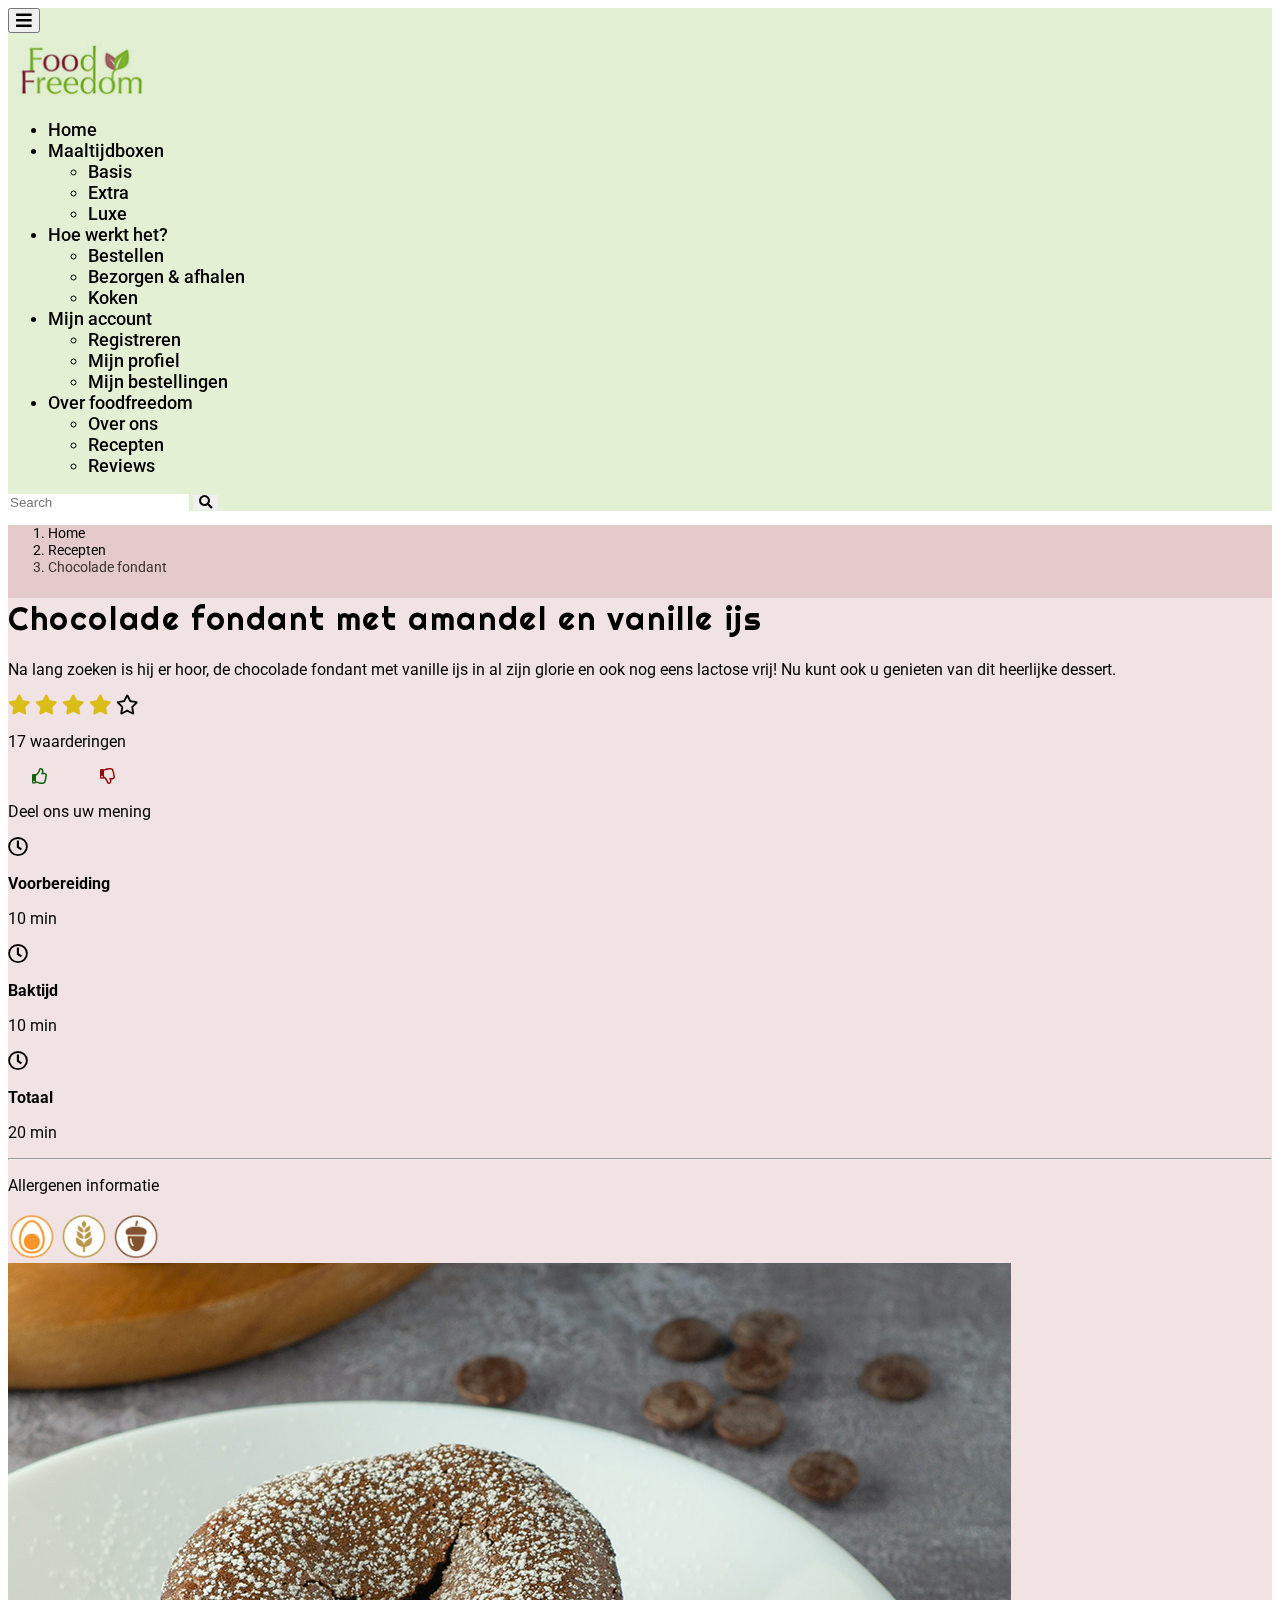
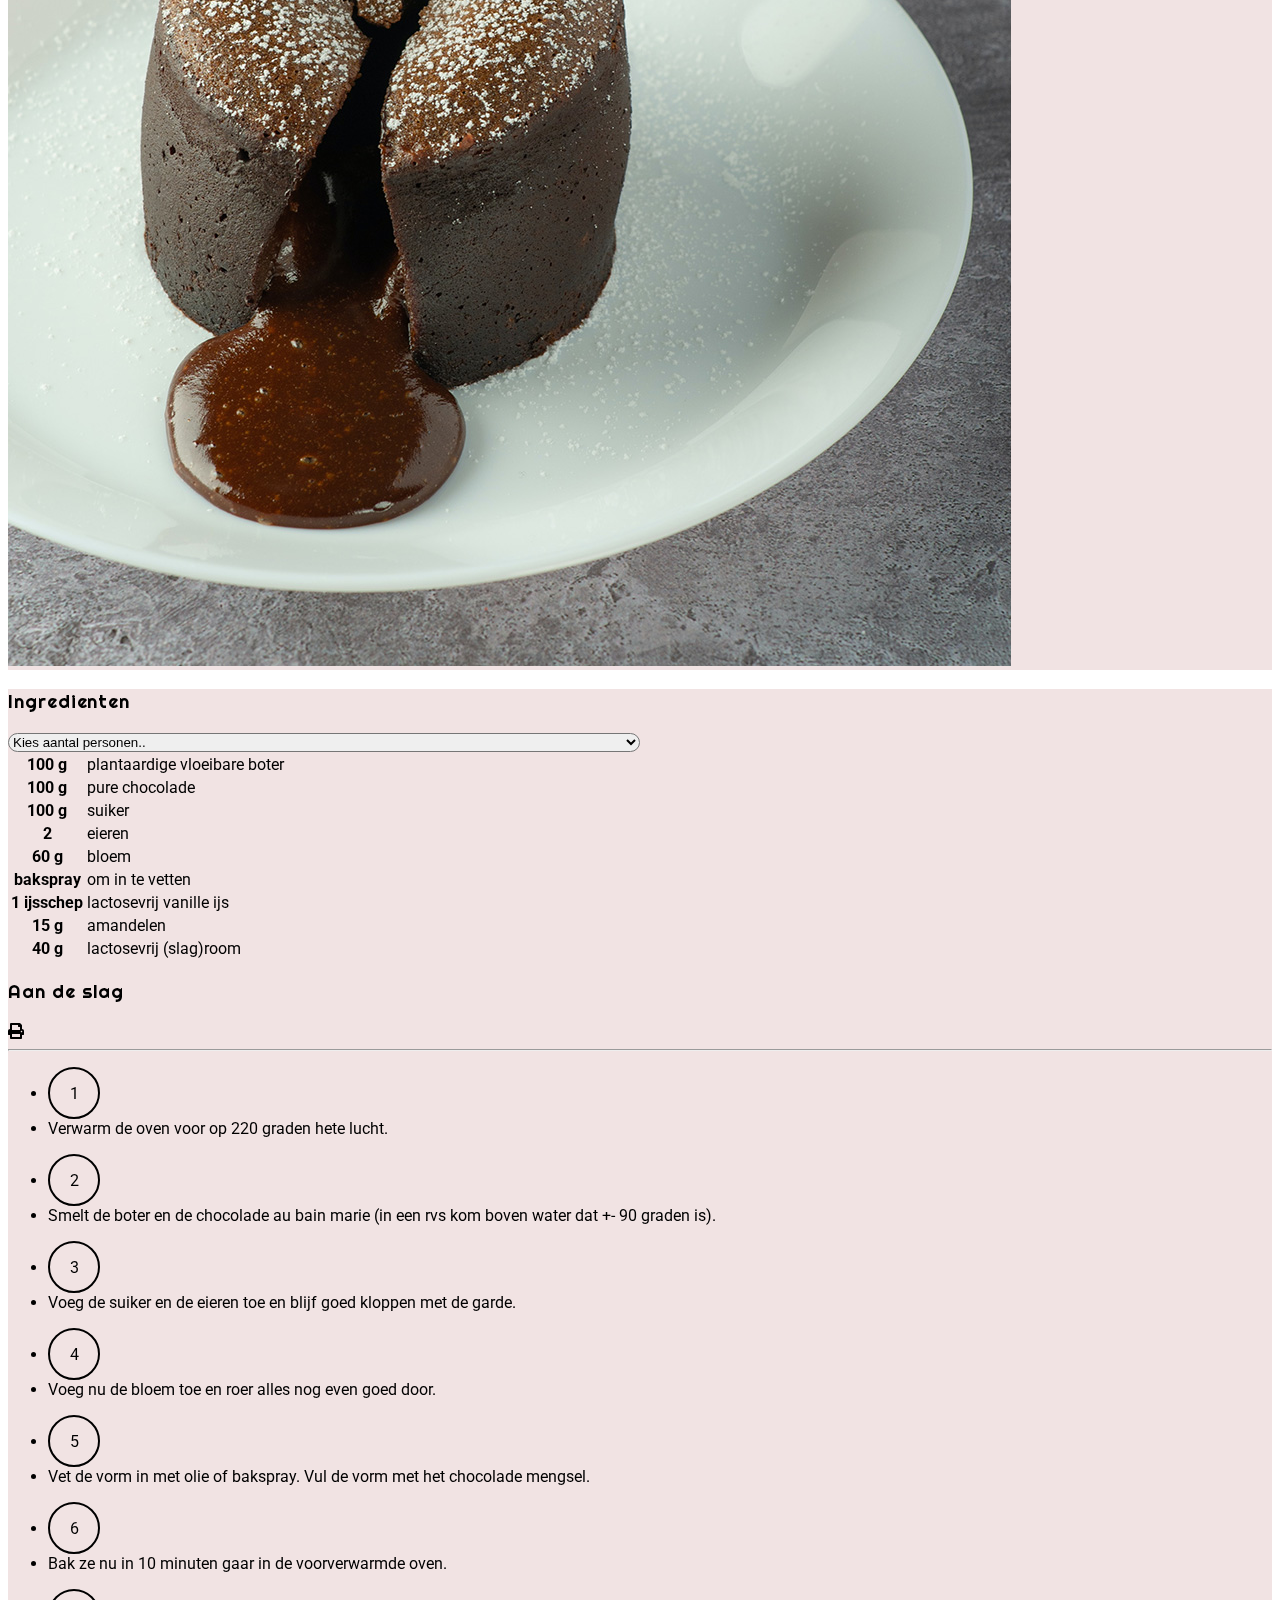
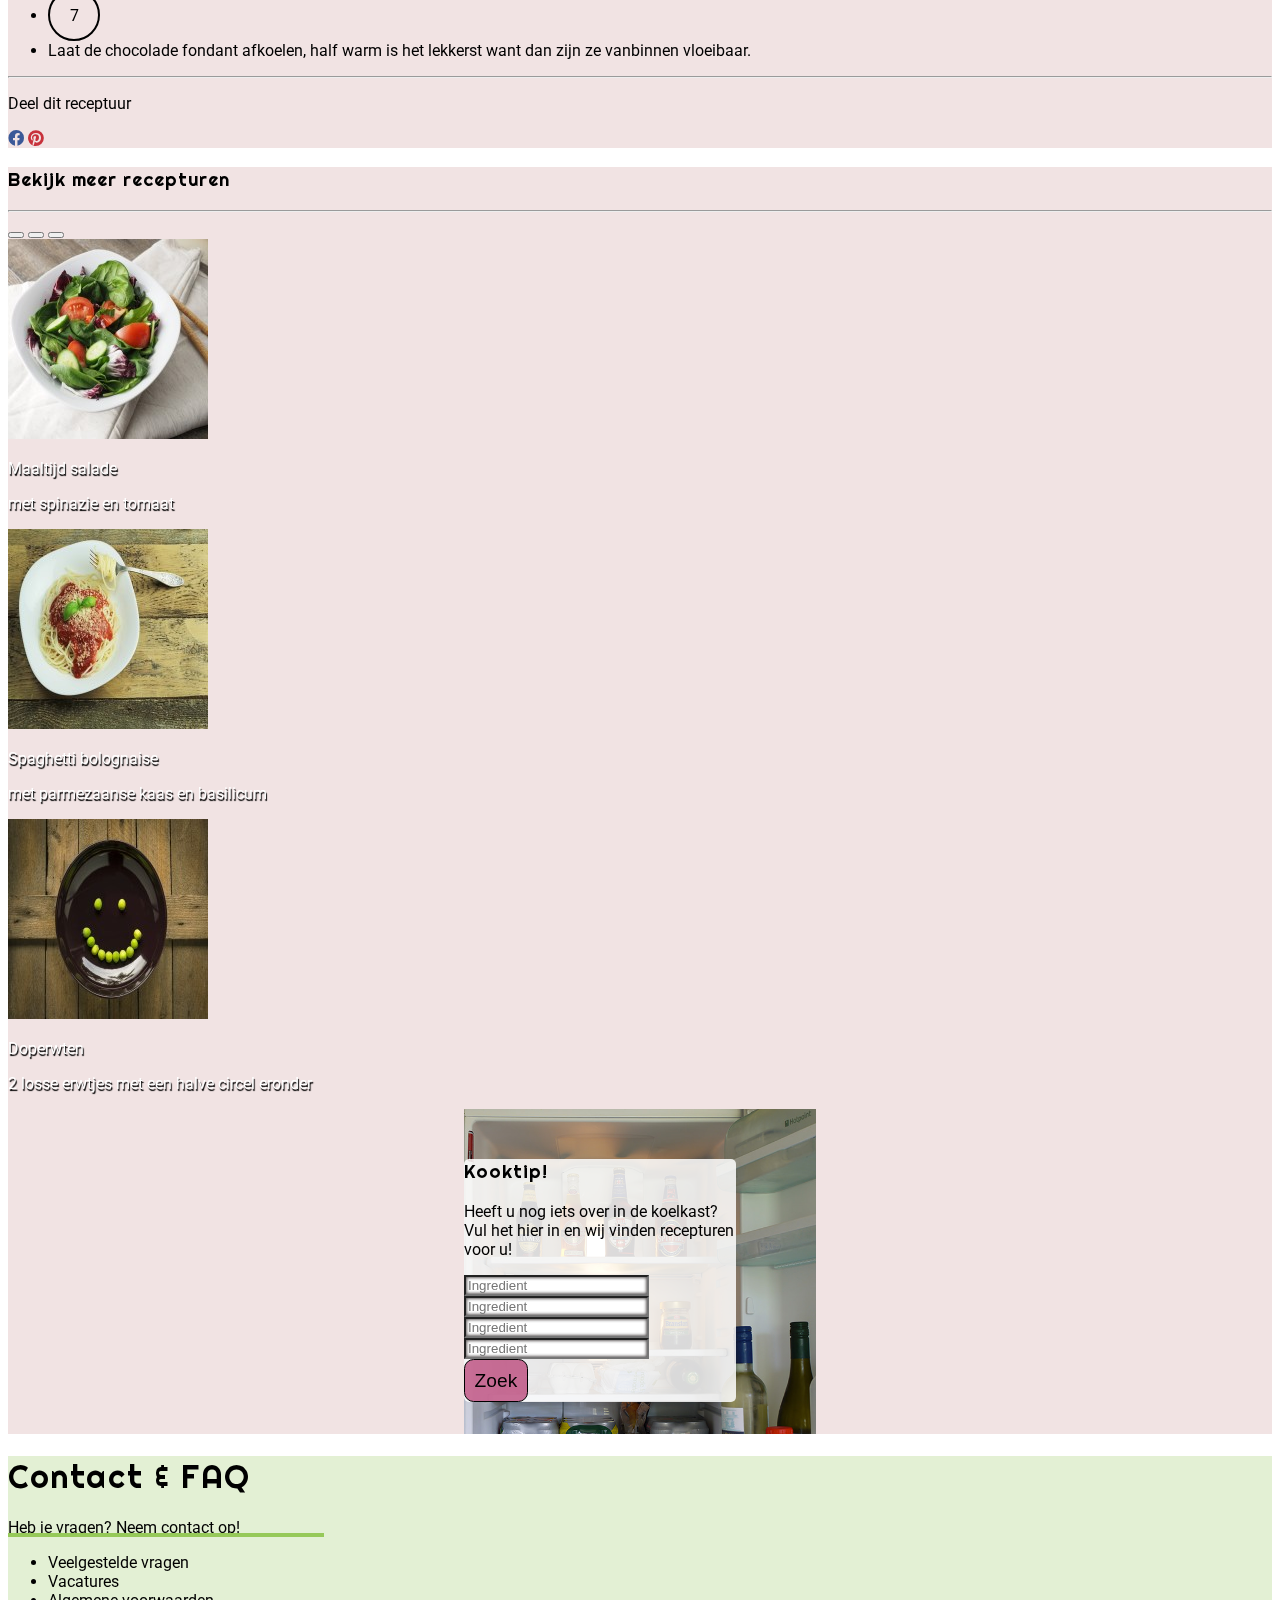
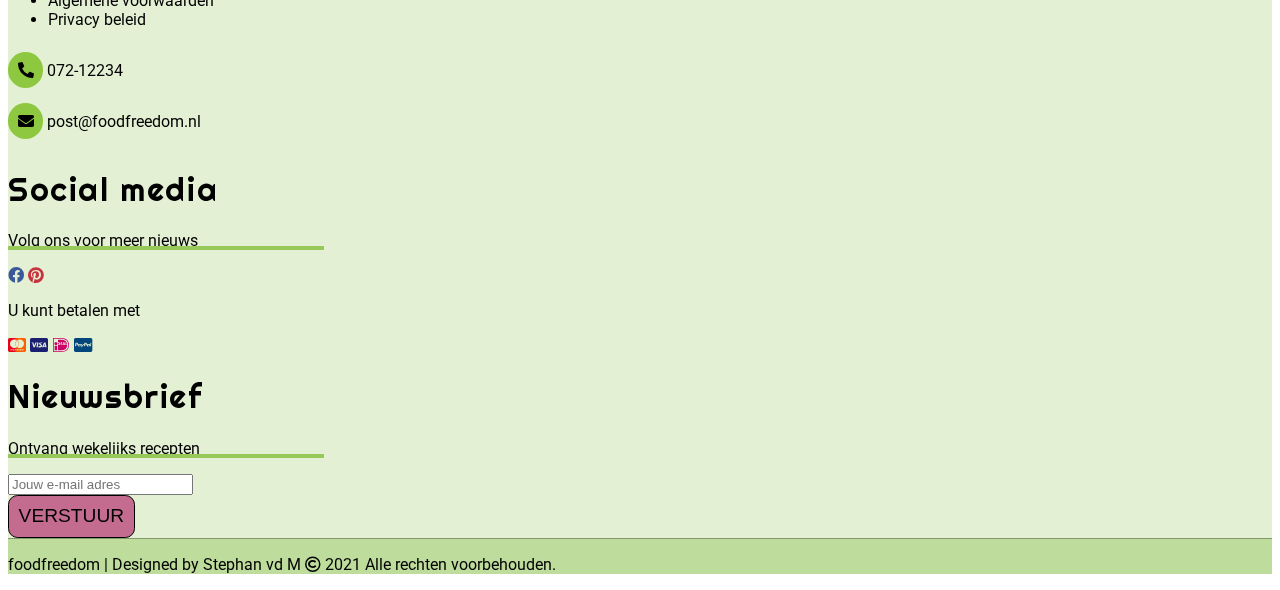
<file: over/recepten/chocolade-fondant.html>
<!DOCTYPE html>
<html lang="nl">

<head>
  <meta charset="utf-8">
  <meta http-equiv="X-UA-Compatible" content="IE=edge">
  <meta name="viewport" content="width=device-width, initial-scale=1.0, user-scalable=1">
  <title>foodfreedom - lactosevrije maaltijdboxen</title>
  <!-- bootstrap dropdown menu hover fix -->
  <script src="https://ajax.googleapis.com/ajax/libs/jquery/3.6.0/jquery.min.js"></script>
  <!-- bootstrap -->
  <link href="https://cdn.jsdelivr.net/npm/bootstrap@5.1.0/dist/css/bootstrap.min.css" rel="stylesheet"
    integrity="sha384-KyZXEAg3QhqLMpG8r+8fhAXLRk2vvoC2f3B09zVXn8CA5QIVfZOJ3BCsw2P0p/We" crossorigin="anonymous">
  <script src="https://cdn.jsdelivr.net/npm/bootstrap@5.1.0/dist/js/bootstrap.bundle.min.js"
    integrity="sha384-U1DAWAznBHeqEIlVSCgzq+c9gqGAJn5c/t99JyeKa9xxaYpSvHU5awsuZVVFIhvj"
    crossorigin="anonymous"></script>

  <link rel="stylesheet" href="../recepten.css">
  <!-- fonts -->
  <link rel="preconnect" href="https://fonts.googleapis.com">
  <link rel="preconnect" href="https://fonts.gstatic.com" crossorigin>
  <link rel="stylesheet"
    href="https://fonts.googleapis.com/css2?family=Righteous&family=Roboto:wght@300;400;500;900&display=swap">


  <!-- icons -->
  <link rel="stylesheet" href="https://use.fontawesome.com/releases/v5.15.3/css/all.css">
  <!-- print -->
  <link rel="stylesheet" href="print.css" type="text/css" media="print" />
  <!-- js -->
  <script src="../recepten.js"></script>
</head>

<body outlines="0">
  <header>
    <!-- nav -->
    <nav class="autohide navbar navbar-expand-lg fixed-top my-0 py-0 me-auto" id="navbar"
      style="background-color: #E3F0D4;">
      <div class="container-fluid">
        <button class="navbar-toggler" type="button" data-bs-toggle="collapse" data-bs-target="#navbarSupportedContent"
          aria-controls="navbarSupportedContent" aria-expanded="false" aria-label="Toggle navigation">
          <span class="fas fa-bars"></span></button>

        <a class="navbar-brand my-0 py-0 ms-xl-5 ps-xl-5 mx-auto" href="../../index.html"><img class="mx-auto"
            src="../../images/logo-foodfreedom-01.jpg" alt=""></a>




        <div class="collapse navbar-collapse ps-5" id="navbarSupportedContent">
          <ul class="navbar-nav me-auto mb-2 mt-3">
            <li class="nav-item ms-xxl-5 ps-xxl-5">
              <a class="nav-link me-xxl-4" href="../../index.html">Home</a>
            </li>

            <li class="nav-item dropdown">
              <a class="nav-link me-xxl-3" href="#" id="navbarDropdown" role="button" data-bs-toggle="dropdown"
                aria-expanded="false">
                Maaltijdboxen
              </a>
              <ul class="dropdown-menu" style="background-color: #E3F0D4;" aria-labelledby="navbarDropdown">
                <li><a class="dropdown-item py-2" href="javascript:void(0)">Basis</a></li>
                <li><a class="dropdown-item py-2" href="javascript:void(0)">Extra</a></li>
                <li><a class="dropdown-item py-2" href="javascript:void(0)">Luxe</a></li>
              </ul>
            </li>

            <li class="nav-item dropdown">
              <a class="nav-link me-xxl-3" href="#" id="navbarDropdown" role="button" data-bs-toggle="dropdown"
                aria-expanded="false">
                Hoe werkt het?
              </a>
              <ul class="dropdown-menu" style="background-color: #E3F0D4;" aria-labelledby="navbarDropdown">
                <li><a class="dropdown-item py-2" href="javascript:void(0)">Bestellen</a></li>
                <li><a class="dropdown-item py-2" href="javascript:void(0)">Bezorgen & afhalen</a></li>
                <li><a class="dropdown-item py-2" href="javascript:void(0)">Koken</a></li>
              </ul>
            </li>

            <li class="nav-item dropdown">
              <a class="nav-link me-xxl-3" href="#" id="navbarDropdown" role="button" data-bs-toggle="dropdown"
                aria-expanded="false">
                Mijn account
              </a>
              <ul class="dropdown-menu" style="background-color: #E3F0D4;" aria-labelledby="navbarDropdown">
                <li><a class="dropdown-item py-2" href="javascript:void(0)">Registreren</a></li>
                <li><a class="dropdown-item py-2" href="javascript:void(0)">Mijn profiel</a></li>
                <li><a class="dropdown-item py-2" href="javascript:void(0)">Mijn bestellingen</a></li>
              </ul>
            </li>

            <li class="nav-item dropdown">
              <a class="nav-link " href="#" id="navbarDropdown" role="button" data-bs-toggle="dropdown"
                aria-expanded="false">
                Over foodfreedom
              </a>
              <ul class="dropdown-menu" style="background-color: #E3F0D4;" aria-labelledby="navbarDropdown">
                <li><a class="dropdown-item py-2" href="javascript:void(0)">Over ons</a></li>
                <li><a class="dropdown-item py-2" href="../recepten.html">Recepten</a></li>
                <li><a class="dropdown-item py-2" href="javascript:void(0)">Reviews</a></li>
              </ul>
            </li>
          </ul>

          <form class="d-flex search-box">
            <input class="form-control-sm mt-3 me-0" type="search" placeholder="Search" aria-label="Search">
            <button class="btn fas fa-search mt-3 pe-5" type="submit"></button>
          </form>
        </div>
      </div>
    </nav>
    <!-- end nav -->
  </header>


  <!-- start content-->
  <section class="container-fluid">
    <div class="row pt-5 mt-5 ps-3" style="color: black;">
      <ol class="breadcrumb" style="font-size: 0.9rem;">
        <li class="breadcrumb-item"><a href="../../index.html">Home</a></li>
        <li class="breadcrumb-item"><a href="../recepten.html">Recepten</a></li>
        <li class="breadcrumb-item breadcrumb-active aria-current="page">Chocolade fondant</li>
      </ol>
    </div>
    <div class="container receptuur-layout pt-2">

      <div class="row pb-5 justify-content-center">
        <div class="col-xl-6 col-lg-8 receptuur-base" style="background: var(--even-bg-color);">
          <h1 class="text-center mx-auto print pt-5" style="width: 75%;">Chocolade fondant met amandel en vanille ijs
          </h1>
          <p class="text-center mx-auto pt-2 pb-5 fs-5">Na lang zoeken is hij er hoor, de chocolade fondant met vanille
            ijs in al zijn glorie en ook nog eens lactose vrij! Nu kunt ook u genieten van dit heerlijke dessert.</p>
          <div class="row text-center">
            <div class="col waarderingen d-inline mx-auto p-2 text-center">
              <i class="fas fa-star"></i>
              <i class="fas fa-star"></i>
              <i class="fas fa-star"></i>
              <i class="fas fa-star"></i>
              <i class="far fa-star"></i>
              <p>17 waarderingen</p>
            </div>
            <div class="col thumbs d-inline mx-auto p-2 text-center">
              <a href=""><i class="far fa-thumbs-up"></i></a>
              <a href=""><i class="far fa-thumbs-down"></i></a>
              <p>Deel ons uw mening</p>
            </div>
          </div>
          <div class="row">
            <div class="row bereidingstijd mx-auto p-2 text-center ">
              <div class="col voorbereiding"><i class="far fa-clock"></i>
                <p><strong>Voorbereiding</strong></p>10 min<p></p>
              </div>
              <div class="col kooktijd"><i class="far fa-clock"></i>
                <p><strong>Baktijd</strong></p>
                <p>10 min</p>
              </div>
              <div class="col kook-totaal"><i class="far fa-clock"></i>
                <p><strong>Totaal</strong></p>
                <p>20 min</p>
              </div>
            </div>
          </div>
          <hr>
          <div class="row">
            <div class="row-allergenen text-center pb-4">
              <p>Allergenen informatie</p>
              <span class="tt" data-bs-placement="top" title="Bevat ei"><img src="../../images/allergenen/ei.png"
                  alt="Bevat ei"></span>
              <span class="tt" data-bs-placement="top" title="Bevat gluten"><img
                  src="../../images/allergenen/gluten.png" alt="Bevat gluten"></span>
              <span class="tt" data-bs-placement="top" title="Bevat sporen van noten"><img
                  src="../../images/allergenen/noten.png" alt="Bevat sporen van noten"></span>
            </div>
          </div>
        </div>


        <div class="col-xl-6 col-lg-8 top-recepturen m-0 p-0"
          style="background: var(--even-bg-color); border-radius: 0 0 5rem 0;"><img src="../../images/lava-cake.jpg"
            alt="Lactosevrije lava cake" class="img-fluid"></div>

      </div>
    </div>
  </section>


  <section class="container-fluid pt-4 pb-5" style="background: var(--odd-bg-color);">
    <div class="container" style="background: var(--even-bg-color); border-radius: 0;">
      <div class="row">

        <div class="col-lg-4 p-0 m-0 ingredienten ">
          <h3 class="pt-4 ps-5">Ingredienten</h3>
          <select class="form-select form-select-sm ms-4" style="width: 50%; border-radius: 10px;">
            <option selected aria-label="Disabled select example" selected disabled>Kies aantal personen..</option>
            <option value="1">1</option>
            <option value="2">2</option>
            <option value="3">3</option>
            <option value="4">4</option>
            <option value="5">5</option>
            <option value="6">6</option>
            <option value="7">7</option>
            <option value="8">8</option>
          </select>
          <div class="ingredienten-tabel ps-5 pt-2">
            <table class="table table-borderless table-sm">
              <tr>
                <th>100 g</th>
                <td>plantaardige vloeibare boter</td>
              </tr>
              <tr>
                <th>100 g</th>
                <td>pure chocolade</td>
              </tr>
              <tr>
                <th>100 g</th>
                <td>suiker</td>
              </tr>
              <tr>
                <th>2</th>
                <td>eieren</td>
              </tr>
              <tr>
                <th>60 g</th>
                <td>bloem</td>
              </tr>
              <tr>
                <th>bakspray</th>
                <td>om in te vetten</td>
              </tr>
              <tr>
                <th>1 ijsschep</th>
                <td>lactosevrij vanille ijs</td>
              </tr>
              <tr>
                <th>15 g</th>
                <td>amandelen</td>
              </tr>
              <tr>
                <th>40 g</th>
                <td>lactosevrij (slag)room</td>
              </tr>
            </table>
          </div>
        </div>


        <div class="col-lg-8 bereidingswijze">
          <div class="row header text-center ">
            <div class="col">
              <h3 class="pt-4 ps-3">Aan de slag</h3>
            </div>
            <div class="col"><a href="javascript:void(0)" onclick="window.print();return false;"><i
                  class="fas fa-print pt-4 ms-5 fs-4" style="color: black;"></i></a></div>
          </div>
          <hr>
          <div class="row">
            <div class="col">
              <ul class="list-group list-group-horizontal pb-2">
                <li class="list-group-item" style="background: transparent; border: none;">
                  <div class="circle-number">
                    <div class="text-center fs-3">1</div>
                  </div>
                </li>
                <li class="list-group-item flex-fill" style="background: transparent; border: none;">Verwarm de oven
                  voor op 220 graden hete lucht.</li>
              </ul>
              <ul class="list-group list-group-horizontal pb-2">
                <li class="list-group-item" style="background: transparent; border: none;">
                  <div class="circle-number">
                    <div class="text-center fs-3">2</div>
                  </div>
                </li>
                <li class="list-group-item flex-fill" style="background: transparent; border: none;">Smelt de boter en
                  de chocolade au bain marie (in een rvs kom boven water dat +- 90 graden is). </li>
              </ul>
              <ul class="list-group list-group-horizontal pb-2">
                <li class="list-group-item" style="background: transparent; border: none;">
                  <div class="circle-number">
                    <div class="text-center fs-3">3</div>
                  </div>
                </li>
                <li class="list-group-item flex-fill" style="background: transparent; border: none;">Voeg de suiker en
                  de eieren toe en blijf goed kloppen met de garde.</li>
              </ul>
              <ul class="list-group list-group-horizontal pb-2">
                <li class="list-group-item" style="background: transparent; border: none;">
                  <div class="circle-number">
                    <div class="text-center fs-3">4</div>
                  </div>
                </li>
                <li class="list-group-item flex-fill" style="background: transparent; border: none;">Voeg nu de bloem
                  toe en roer alles nog even goed door.</li>
              </ul>
              <ul class="list-group list-group-horizontal pb-2">
                <li class="list-group-item" style="background: transparent; border: none;">
                  <div class="circle-number">
                    <div class="text-center fs-3">5</div>
                  </div>
                </li>
                <li class="list-group-item flex-fill" style="background: transparent; border: none;">Vet de vorm in met
                  olie of bakspray. Vul de vorm met het chocolade mengsel.</li>
              </ul>
              <ul class="list-group list-group-horizontal pb-2">
                <li class="list-group-item" style="background: transparent; border: none;">
                  <div class="circle-number">
                    <div class="text-center fs-3">6</div>
                  </div>
                </li>
                <li class="list-group-item flex-fill" style="background: transparent; border: none;">Bak ze nu in 10
                  minuten gaar in de voorverwarmde oven.</li>
              </ul>
              <ul class="list-group list-group-horizontal pb-2">
                <li class="list-group-item" style="background: transparent; border: none;">
                  <div class="circle-number">
                    <div class="text-center fs-3">7</div>
                  </div>
                </li>
                <li class="list-group-item flex-fill" style="background: transparent; border: none;">Laat de chocolade
                  fondant afkoelen, half warm is het lekkerst want dan zijn ze vanbinnen vloeibaar.</li>
              </ul>
              <hr>
            </div>
          </div>
          <div class="row text-center">
            <p class="fs-4">Deel dit receptuur</p>
            <div class="social">
              <a href="javascript:void(0)"><span class="social"><i class="action fab fa-facebook me-2 fs-2"
                    style="border-radius: 50%;"></i></span></a>
              <a href="javascript:void(0)"><span class="social"><i class="action fab fa-pinterest fs-2"
                    style="border-radius: 50%;"></i></span></a>
            </div>
          </div>
        </div>
      </div>

    </div>
  </section>

  <section class="container-fluid pt-4 pb-5 koelkast" style="background: var(--odd-bg-color);">
    <div class="container" style="background: var(--even-bg-color);">
      <h3 class="text-center pt-4 pb-3">Bekijk meer recepturen</h3>
      <div class="row mx-auto">
        <hr class="mb-4">

        <div class="col-lg-6">
          <div class="col m-auto pt-3" style="max-width: 22.5rem;">
            <div id="carouselExampleCaptions" class="carousel carousel-dark slide ps-5 pb-5" data-bs-ride="carousel">
              <div class="carousel-indicators">
                <button type="button" data-bs-target="#carouselExampleCaptions" data-bs-slide-to="0" class="active"
                  aria-current="true" aria-label="Slide 1"></button>
                <button type="button" data-bs-target="#carouselExampleCaptions" data-bs-slide-to="1"
                  aria-label="Slide 2"></button>
                <button type="button" data-bs-target="#carouselExampleCaptions" data-bs-slide-to="2"
                  aria-label="Slide 3"></button>
              </div>
              <div class="carousel-inner">
                <div class="carousel-item active">
                  <a href="../recepten.html"><img src="../../images/recepten_3.jpg" class="d-block w-100"
                      alt="Lactosevrije maaltijdsalade met tomaat"></a>
                  <div class="carousel-caption">
                    <p class="fs-4" style="color: #fff; text-shadow: 1px 2px 1px black;">Maaltijd salade</p>
                    <p style="color: #fff; text-shadow: 1px 2px 1px black;">met spinazie en tomaat</p>
                  </div>
                </div>
                <div class="carousel-item">
                  <a href="../recepten.html"><img src="../../images/recepten_4.jpg" class="d-block w-100"
                      alt="Lactosevrije spaghetti bolognaise"></a>
                  <div class="carousel-caption">
                    <p class="fs-4" style="color: #fff; text-shadow: 1px 2px 1px black;">Spaghetti bolognaise</p>
                    <p style="color: #fff; text-shadow: 1px 2px 1px black;">met parmezaanse kaas en basilicum</p>
                  </div>
                </div>
                <div class="carousel-item">
                  <a href="../recepten.html"><img src="../../images/recepten_5.jpg" class="d-block w-100"
                      alt="Lactosevrije doperwten"></a>
                  <div class="carousel-caption">
                    <p class="fs-4" style="color: #fff; text-shadow: 1px 2px 1px black;">Doperwten</p>
                    <p style="color: #fff; text-shadow: 1px 2px 1px black;">2 losse erwtjes met een halve circel eronder
                    </p>
                  </div>
                </div>
              </div>
            </div>
          </div>
        </div>

        <div class="col-lg-6 m-auto pt-3 pb-3 form-image">
          <div class="col"
            style="max-width: 22rem; height: auto; margin: 0 auto; background: url(../../images/fridge.jpg); background-size: cover; background-repeat: no-repeat;">
            <form class="mx-auto"
              style="max-width: 17rem; border-top: 2rem solid transparent; border-bottom: 2rem solid transparent;">
              <div style="background: rgba(255, 255, 255, 0.85); border-radius: 5px;">
                <div>
                  <h3 class="text-center fs-5">Kooktip!</h3>
                  <p class="text-center fs-6">Heeft u nog iets over in de koelkast? Vul het hier in en wij vinden
                    recepturen voor u!</p>
                  <label for="exampleInputEmail1"></label>
                  <input type="text" class="form-control p-1" placeholder="Ingredient">
                </div>
                <div>
                  <label for="exampleInputPassword1" class="form-label"></label>
                  <input type="text" class="form-control p-1" placeholder="Ingredient">
                </div>
                <div>
                  <label for="exampleInputPassword1" class="form-label"></label>
                  <input type="text" class="form-control p-1" placeholder="Ingredient">
                </div>
                <div class="mb-3">
                  <label for="exampleInputPassword1" class="form-label"></label>
                  <input type="text" class="form-control p-1" placeholder="Ingredient">
                </div>
                <button type="button" class="action btn btn-sm ms-2 mb-2">Zoek</button>
              </div>
            </form>
          </div>
        </div>
      </div>
    </div>
  </section>

  <footer>
    <div class="container-fluid pt-3" style="background-color: #E3F0D4;">
      <div class="row row-cols align-items-start">


        <div class="col-xl-4 ps-4">
          <h1 class="fs-4">Contact & FAQ</h1>
          <p class="fs-4 ct-head pb-2">Heb je vragen? Neem contact op!</p>
          <ul class="list-group contact">
            <li class="list-group-item py-0" style="background: transparent;"><a href=""
                style="color: black;">Veelgestelde vragen</a></li>
            <li class="list-group-item py-0" style="background: transparent;"><a href=""
                style="color: black;">Vacatures</a></li>
            <li class="list-group-item py-0" style="background: transparent;"><a href="" style="color: black;">Algemene
                voorwaarden</a></li>
            <li class="list-group-item py-0" style="background: transparent;"><a href="" style="color: black;">Privacy
                beleid</a></li>
          </ul>

          <div class="contact pt-3 pb-3">
            <div class="phone">
              <div><i class="action fs-6 fas fa-phone-alt" style="padding: .6rem; color: black;"></i>
                <p class="fs-6"><a href="tel:07212234">072-12234</a></p>
              </div>
            </div>

            <div class="email">
              <div><i class="action fs-6 fas fa-envelope" style="padding: .6rem; color: black;"></i>
                <p class="fs-6"><a href="mailto:post@foodfreedom.nl?subject=Ik heb een vraag">post@foodfreedom.nl</a>
                </p>
              </div>
            </div>
          </div>
        </div>

        <div class="col-xl-4 ps-3">
          <h1 class="fs-4">Social media</h1>
          <p class="fs-4 ct-head pb-2">Volg ons voor meer nieuws</p>
          <div class="social">
            <a href="javascript:void(0)"><span class="social"><i class="action fab fa-facebook me-2 fs-2"
                  style="border-radius: 50%;"></i></span></a>
            <a href="javascript:void(0)"><span class="social"><i class="action fab fa-pinterest fs-2"
                  style="border-radius: 50%;"></i></span></a>
          </div>
          <p class="fs-6 text-decoration-underline">U kunt betalen met</p>
          <div class="payment mb-3">
            <i class="fab fa-cc-mastercard pe-1 fs-2"></i>
            <i class="fab fa-cc-visa pe-1 fs-2"></i>
            <i class="fab fa-ideal pe-1 fs-2"></i>
            <i class="fab fa-cc-paypal fs-2"></i>
          </div>
        </div>

        <div class="col-xl-4 ps-3">
          <h1 class="fs-4">Nieuwsbrief</h1>
          <p class="fs-4 ct-head pb-2">Ontvang wekelijks recepten</p>

          <div class="input-group mb-3" style="max-width: 20rem;">
            <input type="text" class="form-control" aria-label="Sizing example input"
              aria-describedby="inputGroup-sizing-default" placeholder="Jouw e-mail adres">
          </div>
          <button type="button" class="btn btn-sm action mb-3"><a href="javascript:void(0)">VERSTUUR</a></button>
        </div>



      </div>
    </div>

    <div class="container-fluid" style="background: #bedc9b; border-top: 1px solid rgba(0, 0, 0, 0.3);">
      <div class="row py-1">
        <div class="credits text-center mt-2">
          <p>foodfreedom | Designed by Stephan vd M <i class="far fa-copyright"></i> 2021 Alle rechten voorbehouden.</p>
        </div>
      </div>
    </div>
  </footer>
  <!-- tooltips -->
  <script>
    const tooltips = document.querySelectorAll('.tt')
    tooltips.forEach(t => {
      new bootstrap.Tooltip(t)
    })
  </script>
</body>

</html>
</file>
<file: styles.css>
/*****************/
    /*  global rules */
    /*****************/
    html {
        -webkit-box-sizing: border-box;
        box-sizing: border-box
      }
  
      *:before,
      *:after,
      * {
        -webkit-box-sizing: inherit;
        box-sizing: inherit
      }
  
  
      /* for debugging */
      [outlines="1"] * {
        outline: 1px dashed
      }
  
      /**************************/
      /* override html defaults */
      /**************************/
      html,
      body {
        max-width: 100%;
      }
  
      body,
      h1,
      h2,
      h3,
      h4,
      h5,
      h6 {
        width: 100%;
        margin: 0
      }
  
      ul,
      li {
        list-style-type: none;
        padding: 0;
        margin: 0
      }
  
      a {
        color: currentColor;
        text-decoration: none
      }
  
      img {
        display: block;
        width: 100%
      }
  
      figure {
        margin: 0
      }
  
      body {
        font-size: 1rem
      }
  
      /*******************/
      /* algemene regels */
      /*******************/
      .scrolled-down{
        transform:translateY(-100%); transition: all 0.3s ease-in-out; }
      .scrolled-up{
        transform:translateY(0); transition: all 0.3s ease-in-out; }
      [class^="container"],
      [class^="content"],
      .ct-header,
      .ct-footer {
        display: flex;
        flex-flow: row wrap; 
        width: 100%;
        justify-content: center;
        align-items: center;
        align-content: center;
        text-align: center;
      }

      .flex-row {
        flex-direction: row
      }
  
      .flex-column {
        flex-direction: column
      }
  
      .flex-row-reverse {
        flex-direction: row-reverse
      }
  
      .flex-column-reverse {
        flex-direction: column-reverse
      }
  
      .flex-wrap {
        flex-wrap: wrap
      }
  
      .flex-nowrap {
        flex-wrap: nowrap
      }
  
      .flex-wrap-reverse {
        flex-wrap: wrap-reverse
      }
  
      .flex-grow-0 {
        flex-grow: 0
      }
  
      .flex-grow-1 {
        flex-grow: 1
      }
  
      .flex-shrink-0 {
        flex-shrink: 0
      }
  
      .flex-shrink-1 {
        flex-shrink: 1
      }
  
      .flex-fill {
        flex: 1 1 auto
      }  
      /********************/
      /* custom variables */
      /********************/
      :root {
        /* some default ribbon colors */
        --bg-ribbon-color: Gainsboro;
      }
  
      /*************************************/
      /* uitzonderingen op algemene regels */
      /*************************************/
      /*
      styling algemeen
      ----------------
  
      Alleen algemene thematische eye-candy die voor
      alle pagina's en alle thema's gelden. 
  
      VOORNAMELIJK alles wat met breedte/hoogte/padding/margin te maken heeft.
      Misschien wat standaard kleuren of instelling met custom variables die
      altijd gelden.
  */
      /********************/
      /* styling algemeen */
      /********************/
      section:nth-of-type(even) {
        background-color: var(--even-bg-color)
      }
  
      section:nth-of-type(odd) {
        background-color: var(--odd-bg-color)
      }
  
      h1,
      h2,
      h3,
      h4,
      h5,
      h6 {
        padding-bottom: 0.5em
      }
  
      .ct-header {
        padding: 1rem
      }
      .ct-header h1 { font-size: 1.8rem; }
  
      .ct-footer {
        padding: 2.5rem 0 0 0
      }
  
      .button {
        width: 8.3em;
        padding: 1em;
        cursor: pointer;
        text-align: center;
      }
      .btn-sm {
        width: 8.3em;
        padding: .5em;
        cursor: pointer;
        text-align: center;
      }
      /* navigation */
      .wrapper-nav {
        position: fixed;
        width: 100%;
        z-index: 99;
      }
  
      .wrapper-nav nav {
        position: relative;
        display: flex;
        max-width: calc(100% - 12.5rem);
        margin: 0 auto;
        height: 4.375rem;
        align-items: center;
        justify-content: space-between;
        transition: top 0.3s
      }
      
      nav .nav-content {
        display: flex;
        align-items: center;
      }
  
      nav .nav-content .links {
        padding-left: 5rem;
        display: flex;
      }
   
      .nav-content .links li a,
      .nav-content .links li label {
        padding: 0.56rem 1.1rem;
      }
  
      .nav-content .links li label {
        display: none;
      }
    
      .wrapper-nav .search-icon,
      .wrapper-nav .menu-icon {
        width: 4.375rem;
      }
  
      .wrapper-nav .menu-icon {
        display: none;
      }
      /* drop down menu */
      .nav-content .links ul {
        position: absolute;
        background: #E3F0D4;
        top: 5rem;
        opacity: 0;
        visibility: hidden;
      }
  
      .nav-content .links li:hover>ul {
        top: 4.375rem;
        opacity: 1;
        visibility: visible;
        transition: all 0.3s ease;
      }
  
      .nav-content .links ul li a {
        display: block;
        width: 100%;
        min-width: 6rem;
        line-height: 1.875rem;
        border-radius: 0px;
      }
  
      .nav-content .links ul li {
        position: relative;
      }
  
      .nav-content .links ul li:hover ul {
        top: 0;
      }
      /* end navigation */

      .text-list>* {
        width: auto;
        padding: 1.5rem;
      }
  
      [class^="container"] {
        padding: 3rem 0
      }

      .content-block figure {
        padding-top: 1.5rem
      }
  
      .content-block img {
        max-width: 4.375rem;
        margin: 0 auto
      }
  
      .fa-quote-left {
        padding: 1.5rem 0 0.5rem 0;
      }
  
      .container-list .list i {
        padding: 1rem 1rem;
      }
  
      /* hero */
      .container-hero {
        min-height: 50vh
      }
  
      .container-hero .ct-header {
        padding-top: 5rem;
      }
      .container-review .content-block .row-img {
        min-width: 8.875rem;
      }
  
      .container-review .content-block {
        width: auto;
        flex-basis: 15rem;
        padding: 0.5rem 1rem;
      }
  
      /* klanten */
      .container-klanten .content { display: flex; gap: 1rem; flex-wrap: wrap; justify-content: center; }
      .container-klanten .content-block { max-width: 28rem; padding: 1rem; display: grid; justify-items: center; min-height: 20rem;}
      .container-klanten .row-img { align-self: end; min-width: 9.375rem; mix-blend-mode: multiply;}

      /* list */
      .container-list {
        padding: 0;
        height: auto;
      }
  
      .container-list .list {
        text-align: left;
        display: block;
        padding-left: 15vw;
      }
  
      .container-list .content-img {
        max-height: 35vh;
        width: auto;
      }
  
      .container-list .content-block {
        flex: 1;
        min-width: 12rem;
        max-width: max-content;
      }
  
      .container-list .list i,
      .container-list .list h3,
      .container-list .list p,
      .container-list .list li {
        max-width: max-content;
      }
  
      .container-list .list i,
      .container-list .list h3 {
        display: inline-block;
      }
  
      /* recepten */
      .container-recepten .content .content-block { flex:1; justify-content: space-around; padding: 2rem 1rem;}
      .container-recepten .grid-item { max-width: 20rem; padding: 2rem;  }
      .container-recepten .row-img { min-width: 16rem; margin: 0 auto; }
      .container-recepten .row-head { padding: 0.5rem 0; }
      .container-recepten .row-text { padding-bottom: 1rem; width: 16rem; }
      .container-recepten .allergenen-img { display:inline-flex; }
      .container-recepten .allergenen-img .tooltip { padding: 0 .5rem; }
   
  
  
  
      /* founder */
      .container-founder {
        padding: 0;
        height: auto;
      }
  
      .container-founder .content-img {
        max-height: 30vh;
        width: auto;
      }
  
      .container-founder .content-block {
        flex: 1;
        min-width: 12rem;
        max-width: 55rem;
        padding: 0 15rem 0 5rem;
      }
  
      /* bestel */
      .container-bestel {
        min-height: 50vh;
      }
  
      .container-bestel .ct-header {
        max-width: 40vw;
      }
  
      /* footer */
      /* footer height */
  
      .container-footer { padding: 0 .5rem; }
    
      /* content to the left */
      .container-footer span,
      .container-footer .content-block, 
      .container-footer .content-block .ct-header,
      .container-footer .content-block .ct-text,
      .container-footer .content-block .ct-footer * { display: flex; justify-content: flex-start; text-align: left; align-content: flex-start; }
  
      /* fix default margin and add padding */
      .container-footer .list,
      .container-footer span,
      .container-footer .content-block .content-block p,
      .container-footer .content-block .content-block { margin: 0; padding: .5rem 1rem; }
  
      .container-footer .ct-header { position: relative; padding: 1rem 1rem 0rem 1rem; }
      .container-footer .ct-header p {padding-bottom: .7rem; margin: 0; }
  
      /* all items to the left  */
      .container-footer .content-block .content-block .contact-us,
      .container-footer .content-block .payment-icons
      { width: 50%; text-align: left; padding: .25rem 0; }
      .container-footer .content-block .content-block p { width: 50%; padding-left:0;}
  
      /* reduce padding header */
      .container-footer .ct-header { padding: 1rem 1rem 0rem 1rem; }
    
      /* email */
      .container-footer .content-block .email { flex-direction: column; padding: 1rem;}
      .container-footer .content-block .verstuur { align-content: flex-start; width: 100%; }
      .container-footer .content-block .email-input { padding-bottom: 1rem; width: 100%; }
  
      /* credits */
      .container-footer .credits { padding: 0; max-height: 3rem; border-top: 1px solid rgba(0, 0, 0, 0.3);}
      .container-footer .credits p { padding: 0 10vw; }
  
      /* icoontjes */
      .contact-us i { padding: .6rem; }
      .contact-us a {padding: .5rem; }
      
      .container-footer .content-block .content-block span { padding: 0.5rem .5rem 0 0; }
      .payment-icons i { padding-right: .5rem ;}
  
      /* fixed height footer */
      .container-footer .left,
      .container-footer .center,
      .container-footer .right { min-height: 20rem;}
  
      /*
      styling specifiek
      -----------------
  
      Hieronder alleen kleuren, font settings, achtergronden
      en alles wat met specifieke thematische eye-candy te maken heeft. 
  
      NIKS wat met breedte/hoogte/padding/margin te maken heeft. 
  
      Reden: de inhoud van de onderstaande rules moet uitwisselbaar zijn
             zonder dat de responsiveness en de algemene structuur
             van je pagina veranderd. Op deze wijze kun je eenvoudig
             verschillende thema's invoeren.
  
      Uiteindelijk eventueel naar 'styles.css' verplaatsen 
  */
      /*********************/
      /* styling specifiek */
      /*********************/
      /********************/
      /* custom variables */
      /********************/
      :root {
        --green: rgb(142, 200, 64);
        --purple: rgb(144, 38, 86);
  
        --odd-bg-color: hsla(0, 32.5%, 84.3%, 1);
        --even-bg-color: hsla(0, 33.3%, 91.8%, 1);
      }
  
      body {
        font-family: 'Roboto'
      }
  
      h1,
      h2,
      h3,
      h4,
      h5,
      h6 {
        font-family: 'Righteous';
        letter-spacing: 0.05em;
        font-weight: 500;
      }
  
      .ct-header {
        font-size: 1.5rem
      }
  
      .row-text {
        line-height: 1.5em;
      }
    
      .button {
        font-size: 1.5em;
        background-color: rgba(187, 75, 125, 0.8);
        color: black;
        border: 2px solid black;
        border-radius: 1.25rem;
      }
      .btn-sm {
        font-size: 1.2em;
        background-color: rgba(187, 75, 125, 0.8);
        color: Black;
        border: 1px solid black;
        border-radius: .5rem;
      }
  
      .button:hover {
        background-color: #902656;
      }
      .btn-sm:hover {
        background-color: #902656;
      }
      /* navigation */

      .wrapper-nav { 
      background: #E3F0D4; 
      }
      #logo {
        mix-blend-mode: multiply;
        z-index: 100;
      }
  
      #logo img {
        max-height: 4.375rem;
      }
  
      .nav-content {
        font-size: 1.875rem;
        font-weight: 600;
      }
  
      .nav-content .links li {
        list-style: none;
        line-height: 5.625rem;
      }
      .nav-content .links li a,
      .nav-content .links li label {
        color: black;
        font-size: 18px;
        font-weight: 500;
        border-radius: 5px;
        transition: all 0.3s ease;
      }
      .nav-content .links li a:hover,
      .nav-content .links li label:hover {
        background: #902656;
      }
      .wrapper-nav .search-icon,
      .wrapper-nav .menu-icon {
        font-size: 1.125rem;
        cursor: pointer;
        line-height: 4.375rem;
        text-align: center;
      }
      .wrapper-nav #show-search:checked~.search-icon i::before {
        content: "\f00d";
      }
      .wrapper-nav #show-search:checked~.search-box {
        opacity: 1;
        pointer-events: auto;
      }
      .search-box {
        z-index: 110;
      }
      .search-box input {
        width: 100%;
        height: 100%;
        border: none;
        outline: none;
        font-size: 1.06rem;
        color: black;
        background: #E3F0D4;
        padding: 0 6.25rem 0 0.93rem;
      }
  
      .search-box input::placeholder {
        opacity: 0.8;
        color: black;
      }
      .search-box .go-icon {
        position: absolute;
        right: 0.625rem;
        top: 50%;
        transform: translateY(-50%);
        line-height: 3.75rem;
        width: 4.375rem;
        background: #E3F0D4;
        border: none;
        outline: none;
        color: black;
        font-size: 1.25rem;
        cursor: pointer;
      }
      .wrapper-nav .search-box {
        position: absolute;
        height: 100%;
        max-width: calc(100% - 50px);
        width: 100%;
        opacity: 0;
        pointer-events: none;
        transition: all 0.3s ease;
      }  
  
      .wrapper-nav input[type="checkbox"] {
        display: none;
      }

      /* buttons */ 
      .action {
        box-shadow: 0px 2px 1px -1px rgba(0, 0, 0, .2),
          0px 1px 1px 0px rgba(0, 0, 0, .14) 0px 1px 3px 0px rgba(0, 0, 0, .12);
      }
  
      .action:hover {
        transform: scale(1.02);
        box-shadow: 0px 3px 3px -2px rgba(0, 0, 0, .20),
          0px 3px 4px 0px rgba(0, 0, 0, .14),
          0px 1px 8px 0px rgba(0, 0, 0, .12);
      }
  
      .action:active {
        transform: scale(1);
        transition: all 0s ease-in-out;
      }
        /* tooltips */
      .tooltip { position: relative; cursor: pointer; display: inline-flex;}
      .tooltip::before{
        content: attr(data-tooltip);
        position: absolute;
        bottom: 100%;
        left: 50%;
        transform: translateX(-50%) scale(0);
        background-color: black;
        color:white;
        padding: .25em .5em;
        white-space: nowrap;
        font-size: .9em;
    }
  
      .tooltip > * { pointer-events: none; }
      .tooltip:focus::before,
      .tooltip:hover::before{
        animation: tooltipAnim 3s ease;
    }
  
        @keyframes tooltipAnim{
        0% { transform: translateX(-50%) scale(0) }
        10%{ transform: translateX(-50%) scale(1) }
        90%{ transform: translateX(-50%) scale(1) }
        100%{ transform: translateX(-50%) scale(0) }
    }
  
      /* hero */
      .container-hero {
        background-image: linear-gradient(rgba(0, 0, 0, 0.3), rgba(0, 0, 0, 0.3)),
          url("images/pexels-hero-home.png");
        background-size: cover;
        background-position: center center;
        background-repeat: no-repeat;
        background-attachment: fixed;
    }
  
      .container-hero .ct-header {
        color: white;
        text-shadow: 1px 2px 1px black;
    }
  
      .container-hero h1 {
        font-size: 2.5rem
    }
  
      .container-hero h4 {
        font-size: 1.2rem;
        font-family: 'Roboto'
    }  
      .figures figcaption {
        font-weight: 600;
        padding-top: 1rem
    }
  
      .figures .fa-angle-double-right {
        font-size: 3.125rem;
        color: #902656
      }
  
      .text-list h3 {
        padding: 0;
      }
  
      .text-list p {
        font-weight: 500;
        font-size: 1.2rem;
      }
      /* review */  
      .container-review .content-block .row-img {
        border: 1px solid rgba(0, 0, 0, 0.2);
        border-radius: 50%;
      }
  
      /* klanten */
      .container-klanten .content .row-head {
        font-size: 1.2rem;
      }
  
      /* list */
      .container-list .content-block i {
        font-size: 1.5rem;
        color: var(--purple);
      }
  
      /* recepten */
      .container-recepten .row-img {
        border: 2px solid rgba(0, 0, 0, 0.2); border-radius: 5px; }
      .container-recepten .grid-item { background-color:var(--bg-ribbon-color); background-clip: border-box;  border: 1px solid rgba(0, 0, 0, 0.1); }
      .container-recepten .row-head { font-size: 1.5rem; }
      .container-recepten .row-text { font-size: 1.2rem; }
      .container-recepten .allergenen-img img {max-width: 3rem; border-radius: 50%;}

      /* bestel */
      .container-bestel {
        background-image: url("images/home-bestel-nu-a.png");
        background-size: cover;
        background-position: center center;
        background-repeat: no-repeat;
        background-attachment: fixed;
      }
  
      .container-bestel .ct-header {
        color: black;
        text-shadow: 1px 2px 1px white;
      }
  
      .container-bestel h1 {
        font-size: 2.5rem
      }
  
      .container-bestel h4 {
        font-size: 1.2rem;
        font-family: 'Roboto'
      }
      /* footer */
      .container-footer {
        background-color: #e3f0d4;}
      .container-footer .credits {
        background-color: #bedc9b; }
  
      .container-footer .ct-header::after {
        position: absolute;
        content: '';
        height: 4px;
        bottom:0;
        width: 25%;
        background: #96c959;
      }
      .container-footer .ct-header h3 {font-size: 1.5rem;}
      
      .contact-us i {background-color: var(--green); border-radius: 50%;}
      .social i { border-radius: 50%; }
      .fa-facebook, .fa-pinterest, .fa-cc-mastercard, .fa-cc-visa, .fa-ideal, .fa-cc-paypal { font-size: 2rem; }
      .fa-facebook { color: #3B5998;}
      .fa-pinterest {color: #C8323C;}
      .fa-cc-mastercard {
        background: -webkit-linear-gradient(180deg, #FF5F00 50%, #EB001B 66%);
        background-clip: text;
        -webkit-background-clip: text;
        -webkit-text-fill-color: transparent;}
      .fa-cc-visa {color: #1a1f71;}
      .fa-ideal { color: #CC0066; }
      .fa-cc-paypal { color: rgb(0 69 124);}
      
      .container-footer input { font-size: 1.0625rem; padding-left: 1rem;  border-radius: 1rem; height: 2rem; min-width: 20rem;}
      .container-footer input:focus {border: 1px solid #aacf80; outline: none;}

      .container-footer .content .content-block li a { line-height: 1.5; text-decoration:underline;  }
      
  
  
  
  /* ***************************
  *******   MEDIA QUERY ********
  *************************** */
      /* ********** */
      /* xxl 1400px */
      /* ********** */
      @media all and (max-width: 87.5rem) {
        /* nav */
      nav .nav-content .links { padding-left: 1.875rem; }
}
  
      /* *********** */
      /* xl 1200px   */
      /* *********** */
      @media all and (max-width: 75rem) {
      /* nav */ 
    .wrapper-nav nav {
    max-width: 100%;
    padding: 0 1.25rem;
    } 
  
    .nav-content .links li a {
    padding: 0.5rem 0.8rem;
    }
  
    .wrapper-nav .search-box {
    max-width: calc(100% - 6.25rem);
    }
  
    .wrapper-nav .search-box input {
    padding: 0 6.25rem 0 0.93rem;
    }
  
    /* algemeen */
    .ct-header {
    font-size: 1.1rem;
    }
  
    /* info */
    .container-info .content .text-list p {
    padding: 1rem;
    }
  
    .container-info .content-block img {
    padding: 0;
    }
  
    .figures figcaption {
    max-width: 6rem;
    max-height: 3rem;
    }
  
    .fa-angle-double-right {
    padding-bottom: 1rem;
    }
  
    /* list */
    .container-list .list {
    padding: 0 5vw;
    }
  
    /* founder */
    .container-founder .content-block {
    padding: 0 5vw;
    }
}
  
      /* ************************ */
      /*          1024px          */
      /* ************************ */
      @media all and (max-width: 64rem) {
  
    /* hero ios mobile/tab fix */
    .container-hero {
    min-height: 50vh;
    background: linear-gradient(rgba(0, 0, 0, 0.3), rgba(0, 0, 0, 0.3)), transparent url("images/pexels-hero-home.png") no-repeat scroll 70% 50%;
    }
  
    /* bestel ios mobile/tab fix */
    .container-bestel {
    min-height: 50vh;
    background: transparent url("images/home-bestel-nu-a.png") no-repeat scroll 80% 30%;
    }
}
  
      /* ********* */
      /* lg 992px  */
      /* ********* */
      @media all and (max-width: 62rem) {
    /* nav */
    .wrapper-nav .menu-icon {
    display: block;
    }
  
    .wrapper-nav #show-menu:checked~.menu-icon i::before {
    content: "\f00d";
    }
  
    nav .nav-content .links {
    display: block;
    position: fixed;
    background: #E3F0D4;
    height: 100%;
    width: 100%;
    top: 4.375rem;
    left: -100%;
    margin-left: 0;
    max-width: 21.8rem;
    overflow-y: auto;
    padding-bottom: 6.25rem;
    transition: all 0.3s ease;
    }
  
    nav #show-menu:checked~.nav-content .links {
    left: 0%;
    }
  
    .nav-content .links li {
    margin: 0.93rem 1.25rem;
    }
  
    .nav-content .links li a,
    .nav-content .links li label {
    line-height: 2.5rem;
    font-size: 1.25rem;
    display: block;
    padding: 0.5rem 1.125rem;
    cursor: pointer;
    }
  
    .nav-content .links li a.desktop-link {
    display: none;
    }
  
    /* dropdown responsive code start */
    .nav-content .links ul,
    .nav-content .links ul ul {
    position: static;
    opacity: 1;
    visibility: visible;
    background: none;
    max-height: 0px;
    overflow: hidden;
    }
  
    .nav-content .links #show-maaltijdboxen:checked~ul,
    .nav-content .links #show-hoewerkthet:checked~ul,
    .nav-content .links #show-account:checked~ul,
    .nav-content .links #show-over:checked~ul {
    max-height: 100vh;
    }
  
    .nav-content .links ul li {
    margin: 0.43rem 1.25rem;
    }
  
    .nav-content .links ul li a {
    font-size: 1.125rem;
    line-height: 1.875rem;
    border-radius: 5px;
    }
    /* review */
    .container-review .content {
    flex-basis: auto;
    flex-flow: wrap;
    }
  
    .container-review .content-block .row-head {
    width: 50vw;
    }
  
    /* founder */
    .container-founder .content {
    flex-direction: column;
    }
  
    .container-founder .content .content-block {
    max-width: 40rem;
    padding: 0 10vw;
    text-align: left;
    }
  
    .container-founder .content-img {
    max-width: 100vw;
    }
  
    /* recepten */
    .container-recepten .content .content-block {
    flex-direction: column;
    }
    /* footer */
    .container-footer .content {
    flex-direction: column; 
    }
    .container-footer .left,
    .container-footer .center,
    .container-footer .right { min-height: 0rem; padding-bottom: 1rem; 
    }
}
  
  
      /* ********* */
      /* md 768px  */
      /* ********* */
      @media all and (max-width: 48rem) {
    /* nav */
    #logo { width: 7.5rem; }
    /* algemeen */
    .button {
    font-size: 1.2rem;
    }
  
    /* info */
    .container-info .text-list,
    .figures {
    flex-direction: column;
    }
  
    .fig-hide {
    display: none;
    }
  
    .container-info .content .text-list p {
    padding: 0;
    margin: 0 auto;
    }
    
    .content-block figure {
    padding: 0;
    }
  
    .fa-angle-double-right {
    transform: rotate(90deg);
    }
  
    .container-info figure figcaption {
    max-width: 15rem;
    padding: 0;
    }
  
    .container-info figure i {
    padding: 0;
    }
  
    /* list */
    .container-list .content {
    flex-direction: column-reverse;
    }
  
    .container-list .content-img {
    transform: rotate(90deg);
    max-height: 100vw;
    }
  
    .container-list .content .list {
    padding: 2rem 15vw 0rem 15vw;
    }
}
  
      
  
      /* ********** */
      /* md 576px   */
      /* ********** */
  
      @media all and (max-width: 36rem) {
    .container-bestel .ct-header {
    max-width: 90vw;
    }
  
    /* review */
    .container-review .content .content-block {
    padding: 0 0rem;
    }
  
    .container-review .row-text { padding: 0 1rem; 
    }
}
  
      /* ************* */
      /*  below 576 px */
      /* ************* */
      @media all and (min-width: 36rem) {
    /* nav */
    .wrapper-nav nav {
    padding: 0 0.62rem;
    }
  
    .nav-content {
    font-size: 1.68rem;
    }
  
    .wrapper-nav .search-box {
    max-width: calc(100% - 4.375rem);
    }
  
    .wrapper-nav .search-box .go-icon {
    width: 1.875rem;
    right: 0;
    }
  
    .wrapper-nav .search-box input {
    padding-right: 1.875rem;
    }
  }
</file>
<file: over/recepten.css>
/* for debugging */
[outlines="1"] * {
outline: 1px dashed
}
/***************** general ****************/
body { font-size: 1rem; font-family: 'Roboto'; }
h1, h2, h3, h4, h5, h6 { letter-spacing: 0.05em; font-family: 'Righteous'; font-weight: 500; color: black;}
p { color: black; }
section:nth-of-type(even) { background-color: var(--even-bg-color) }
section:nth-of-type(odd) { background-color: var(--odd-bg-color) }
:root {
--green: rgb(142, 200, 64);
--purple: rgb(144, 38, 86);

--odd-bg-color: hsla(0, 32.5%, 84.3%, 1);
--even-bg-color: hsla(0, 33.3%, 91.8%, 1);
--bg-ribbon-color: Gainsboro; }

a { text-decoration: none; color: black; }
a:hover {color: black;}
.breadcrumb-active {color: rgb(58, 49, 49); }
.top-recepturen img { border-radius: 0 0 5rem 0;}
.fa-facebook { color: #3B5998;}
.fa-pinterest {color: #C8323C;}
.fa-cc-mastercard {
  background: -webkit-linear-gradient(180deg, #FF5F00 50%, #EB001B 66%);
  background-clip:border-box;
  -webkit-background-clip: text;
  -webkit-text-fill-color: transparent;}
.fa-cc-visa {color: #1a1f71;}
.fa-ideal { color: #CC0066; }
.fa-cc-paypal { color: rgb(0 69 124);}

/**** remove blue bootstrap outlines ***/

textarea:hover, 
input:hover, 
textarea:active, 
input:active, 
textarea:focus, 
input:focus,
button:focus,
button:active,
button:hover,
label:focus,
select:hover,
select:focus,
select:active,
.btn:active,
.btn.active
{
    outline:0px !important;
    -webkit-appearance:none;
    box-shadow: none !important;
}

/*************** buttons ***************/
.action { box-shadow: 0px 2px 1px -1px rgba(0, 0, 0, .2), 0px 1px 1px 0px rgba(0, 0, 0, .14) 0px 1px 3px 0px rgba(0, 0, 0, .12);}
.action:hover { transform: scale(1.02); box-shadow: 0px 3px 3px -2px rgba(0, 0, 0, .20), 0px 3px 4px 0px rgba(0, 0, 0, .14), 0px 1px 8px 0px rgba(0, 0, 0, .12);}
.action:active { transform: scale(1); transition: all 0s ease-in-out;}

.btn-lg { font-size: 1.5em; background-color: rgba(187, 75, 125, 0.8); color: black; border: 2px solid black;border-radius: 1.25rem;}
.btn-sm { background-color: rgba(187, 75, 125, 0.8); border: 1px solid black; border-radius: .5em; font-size: 1.2rem; padding: .5em; color: black; }
.btn-x-sm { padding: 0.5rem 1rem; border-radius: .7em; min-width: 3.125rem; line-height: normal; cursor: pointer; transition: all 0.1s; background-color: rgba(187, 75, 125, 0.8); border: 1px solid black; margin-bottom: 0!important; user-select: none;}
.lg:hover,
.btn-sm:hover,
.btn-x-sm:hover { background-color: #902656;}

/**************** nav **************/
.scrolled-down{
  transform:translateY(-100%); transition: all 0.3s ease-in-out; }
.scrolled-up{
  transform:translateY(0); transition: all 0.3s ease-in-out; }
.dropdown:hover .dropdown-menu{ display: block;} .dropdown-menu{ margin-top: 0;}
.navbar-brand img { mix-blend-mode: multiply; max-height: 4.375rem; display: block; }

nav .nav-link,
nav .dropdown-item { color: black; font-weight: 500; font-size: 1.125rem; }
nav .nav-link:hover,
nav .dropdown-item:hover {background: #902656; color: black;}
.fa-bars { font-size: 1.125rem; color: black; }
.navbar-toggler:focus,
.navbar-toggler:active,
.navbar-toggler-icon:focus {
    outline: none;
    box-shadow: none;
}
nav .dropdown-menu { border: none; }
/* ********** searchbar ********* */
nav .search-box input, nav .search-box .fa-search { outline: none; border: none; }
/****** recipes grid page *********/
.typewriter { border-bottom: 2px solid rgba(0, 0, 0, 0.3); width: 4.5rem; height: 1.7rem; }

.container-recepten .card .card-body{ padding: .5rem 0; }
.container-recepten .card-img-top { height: 14rem; width: auto; position: relative;}
.container-recepten .card a {border-radius: 10px; border: 1px solid rgba(0, 0, 0, .2);}
.container-recepten .card-title { font-size: 1rem; }
.container-recepten .card-text {font-size: .8rem; }
.cook-time { background: #E3F0D4; width: 5rem; padding-top: 1.5rem; border-radius: 10px; transform: rotate(45deg); top: -.3rem; right: -1.5rem; font-size: .8rem; border: 1px solid black;}
.cook-time i { padding-right: .2rem; font-size: 1rem;}

.container-recepten .search { position: relative; }
.container-recepten .search input { height: 2.75rem; text-indent: 1.5rem; border: 2px solid #d6d4d4; border-radius: 5px; min-width: 100%; }
.container-recepten .search .fa-search { position: absolute; top: .8rem; left: .8rem;}
.container-recepten .search input:focus { box-shadow: none; }
.container-recepten li {background: transparent; }
/*********** recipes base *********/
.waarderingen .fas { color: rgb(218, 189, 25); font-size: 1.25rem;}
.waarderingen .far { color: black; font-size: 1.25rem;}
.thumbs i {margin: 0 auto; }
.thumbs .fa-thumbs-up { color: rgb(16, 99, 16); padding: 0 1.5rem; }
.thumbs .fa-thumbs-down { color: rgb(148, 9, 9); padding: 0 1.5rem; }
.bereidingstijd .fa-clock { font-size: 1.25rem; }
.bereidingstijd p { font-size: 1rem; }
.circle-number {border-radius: 50%; border: 2px solid black; width: 3rem; height: 3rem; display: flex; justify-content: center; align-content: center; align-items: center; text-align: center;}
.receptuur-layout .row-allergenen img {max-width: 3rem; border-radius: 50%;}

.koelkast input { -webkit-box-shadow: inset 0px 0px 3px 1px rgb(99, 95, 95); box-shadow: inset 0px 0px 3px 1px rgb(99, 95, 95); }
/************ filter bar **********/
.filter-radio {display: none; }
input[type="checkbox"]:checked ~ .container-recepten [data-category] { display: none; }
.container-filter .filters {text-align: center;}
.container-filter .filters * {display: inline-block;}
.container-filter .filters label {padding: 0.5rem 1rem; border-radius: .7em; min-width: 3.125rem; line-height: normal; cursor: pointer; transition: all 0.1s; background-color: rgba(187, 75, 125, 0.8); border: 1px solid black; margin-bottom: 0!important; user-select: none;}
.container-filter .filters label:hover {background: #902656;}

.container-filter [data-category] > { display: block; }

[value="Vlees"]:checked ~ .container-recepten .card[data-category~="Vlees"], 
[value="Vis"]:checked ~ .container-recepten .card[data-category~="Vis"], 
[value="Vega"]:checked ~ .container-recepten .card[data-category~="Vega"], 
[value="Salade"]:checked ~ .container-recepten .card[data-category~="Salade"], 
[value="Dessert"]:checked ~ .container-recepten .card[data-category~="Dessert"]
{display:flex; }

.container-filter .fa-check-circle { display: none; }

[value="Vlees"]:checked ~ .container-filter .filters [for="Vlees"],
[value="Vis"]:checked ~ .container-filter .filters [for="Vis"],
[value="Vega"]:checked ~ .container-filter .filters [for="Vega"],
[value="Salade"]:checked ~ .container-filter .filters [for="Salade"],
[value="Dessert"]:checked ~ .container-filter .filters [for="Dessert"]
{ border: 2px solid black; }

[value="Vlees"]:checked ~ .container-filter .filters [for="Vlees"] i,
[value="Vis"]:checked ~ .container-filter .filters [for="Vis"] i,
[value="Vega"]:checked ~ .container-filter .filters [for="Vega"] i,
[value="Salade"]:checked ~ .container-filter .filters [for="Salade"] i,
[value="Dessert"]:checked ~ .container-filter .filters [for="Dessert"] i
{ display: inline-block; color: rgb(245, 215, 215); padding-right: .3rem;}


/************* hero *************/
.container-hero .container-fluid { background-image: linear-gradient(rgba(0, 0, 0, 0.2), rgba(0, 0, 0, 0.2)),
  url("../images/recepten_hero.png"); background-size: cover; background-position: 50% 70%; background-repeat: no-repeat; background-attachment: fixed; }
.container-hero .container-fluid {height: 40vh;}
.container-hero h1 { color: white; text-shadow: 1px 2px 1px black; padding-top: 5rem; }
.container-hero h2 { font-family: 'Roboto';}

/************* footer *************/
footer .container-fluid { background: var(--odd-bg-color); }
footer .list-group { border: none; }
footer .list-group-item { border: none; padding: 0; }

footer .phone *,
footer .email * { display: inline-block; }
footer .contact i {background-color: var(--green); border-radius: 50%;}
footer .ct-head { position: relative;}
footer .ct-head::after { position: absolute; content: '';height: 4px;bottom: 0;left: 0; width: 25%;background: #96c959;}







/* <<<<<<<<<<<<<<<<< BELOW 1400px */
@media (max-width: 1400px){
  .receptuur-layout .top-recepturen {border-radius: 0 !important;}
  .receptuur-layout .top-recepturen .img-fluid {border-radius: 0;}
}
/* <<<<<<<<<<<<<<<<< BELOW 1200px */
@media (max-width: 1200px){
nav .nav-link,
nav .dropdown-item { color: black; font-weight: 500; font-size: 1.05rem; }
.container-recepten { flex-direction: column; }
.container-hero > .container-fluid{ 
  max-height: 50vh; background: linear-gradient(rgba(0, 0, 0, 0.3), 
  rgba(0, 0, 0, 0.3)),
   transparent url("../images/recepten_hero.png") 
   no-repeat center center; background-size: cover; }
.receptuur-layout .row { flex-direction: column-reverse; align-items: center;}
.receptuur-layout .receptuur-base .bereidingstijd {flex-direction: row;}
.receptuur-layout .top-recepturen { max-height: 40vh; overflow: hidden;}
.receptuur-layout .top-recepturen .img-fluid { position: relative; bottom: 8rem; clip-path: inset(20% 0% 0% 0%); }
}
/* >>>>>>>>>>>>>>>>>> BELOW 992px */
@media (max-width: 992px) {
    nav .dropdown-item { padding: .5rem 0 .5rem 2rem !important; font-size: 1.125rem; }
    nav .nav-link { padding: .8rem; font-size: 1.25rem;} 
    .receptuur-layout .top-recepturen .img-fluid { bottom: 9rem;}
}
/* >>>>>>>>>>>>>>>>>> ABOVE 992px */
@media (min-width: 992px) {
    nav .nav-link { border-radius: 5px; }
}    
/*>>>>>>>>>>>>>>>>>> BELOW 768 px */ 
@media (max-width: 768px) { 
  .receptuur-layout .top-recepturen .img-fluid { position: unset; clip-path: none;}
}
/*>>>>>>>>>>>>>>>>>> BELOW 576 px */  
@media all and (max-width: 36rem) {
    .container-filter h1 { margin: 0; padding: 0 !important; }
    .container-filter ol { display: flex; left: 0 !important; position: relative; padding: 0!important; }
    .container-filter ol li { justify-content: space-between; padding: 1rem .6rem !important; display: inline-block;}
    .container-filter .filters label { padding: 0.5rem .3rem;}
    .container-recepten { padding: 1rem 0 !important; margin: 0;}
    .receptuur-base h1 {width: 95% !important;}
    .text-effect h2 { font-size: 1.1rem !important;}
 }
</file>
<file: over/recepten/print.css>
nav, footer, .breadcrumb, img, .thumbs, .waarderingen, .fa-print  {visibility:hidden;}
h1 { font-size: 1.25rem;}
h2, h3, h4, h5, h6 { font-size: 1rem; }
</file>
